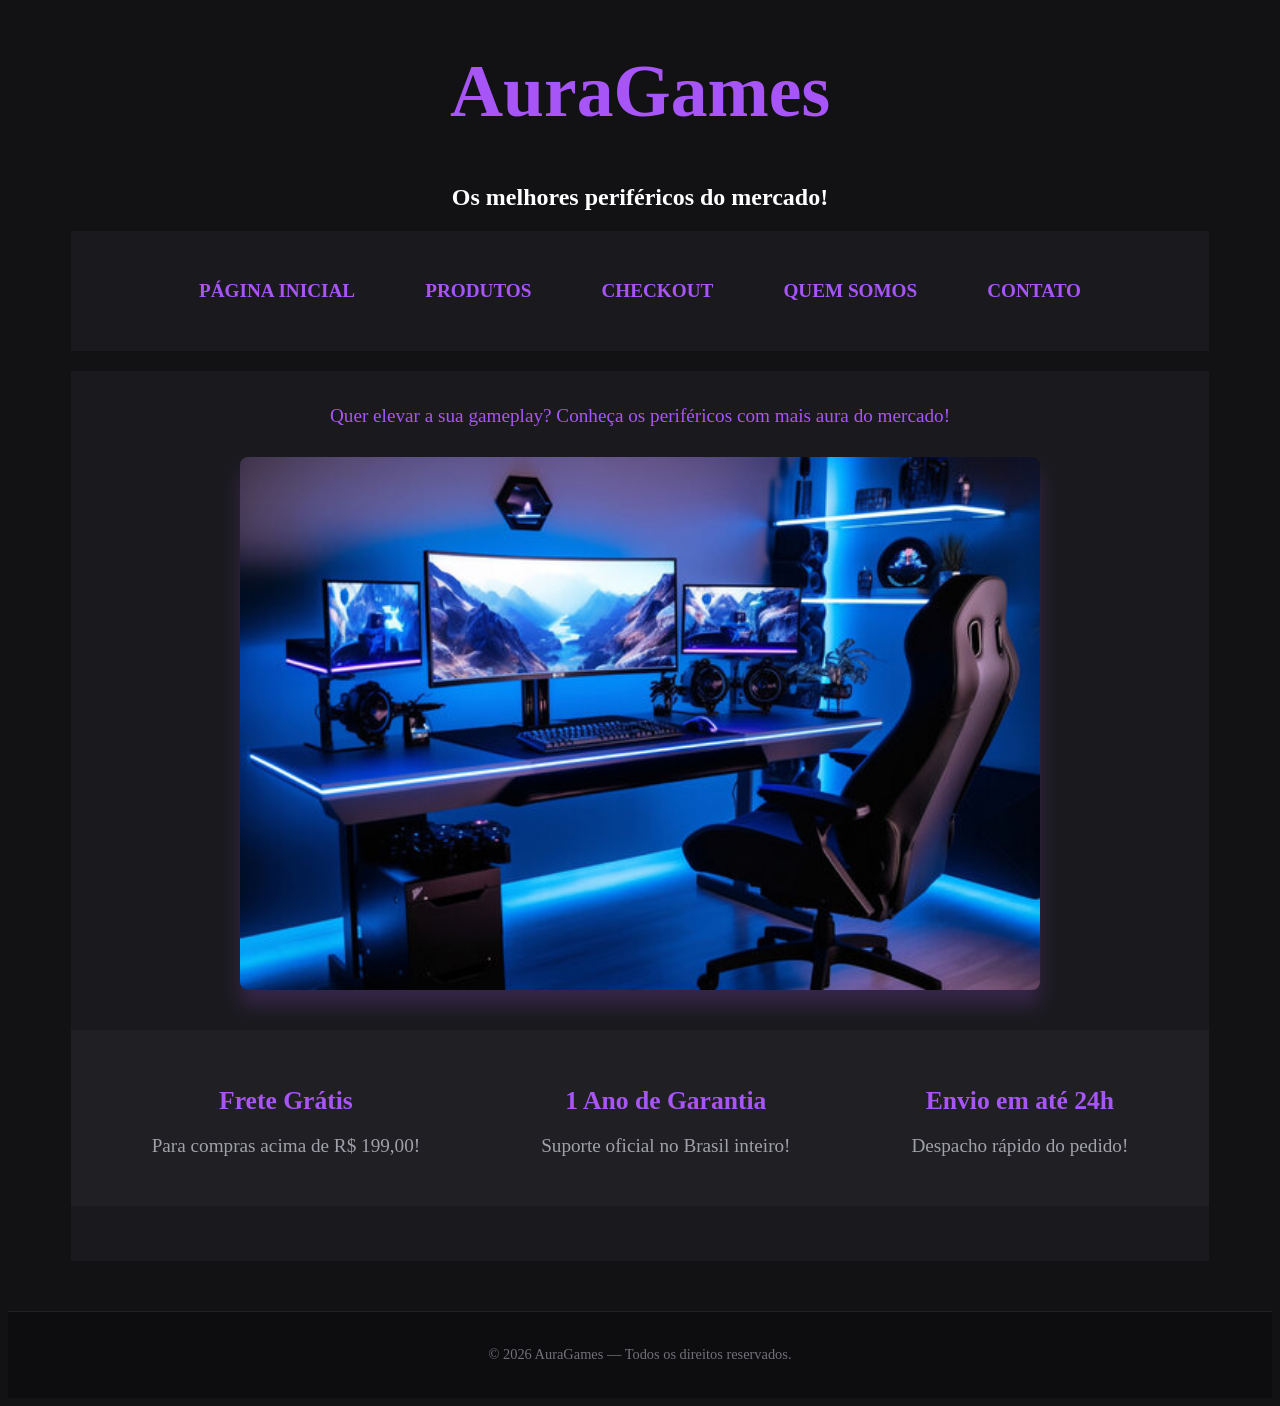
<file: AT2-Linkando-Páginas-em-HTML/index.html>
<!DOCTYPE html>
<html lang="en">
<head>
    <meta charset="UTF-8">
    <meta name="viewport" content="width=device-width, initial-scale=1.0">
    <link rel="stylesheet" href="css/style.css">
    <title>Home</title>
</head>
<body>
    <header>
        <h1>AuraGames</h1>
        <h2 class="subtitulo">Os melhores periféricos do mercado!</h2>
    </header>
    <nav>
        <ul>
            <li>
                <a href="index.html"><strong>PÁGINA INICIAL</strong></a>
            </li>
            <li>
                <a href="produtos.html"><strong>PRODUTOS</strong></a>
            </li>
            <li>
                <a href="checkout.html"><strong>CHECKOUT</strong></a>
            </li>
            <li>
                <a href="quem_somos.html"><strong>QUEM SOMOS</strong></a>
            </li>
            <li>
                <a href="contato.html"><strong>CONTATO</strong></a>
            </li>
        </ul>
    </nav>
    <main>
        <p>Quer elevar a sua gameplay? Conheça os periféricos com mais aura do mercado!</p>
        <img src="image/setup.jpg" alt="Banner dos periféricos AuraGames" class="foto-banner">
        

    <section class="beneficios">
    <div class="beneficio-item">
        <h3>Frete Grátis</h3>
        <p>Para compras acima de R$ 199,00!</p>
    </div>
    <div class="beneficio-item">
        <h3>1 Ano de Garantia</h3>
        <p>Suporte oficial no Brasil inteiro!</p>
    </div>
    <div class="beneficio-item">
        <h3>Envio em até 24h</h3>
        <p>Despacho rápido do pedido!</p>
    </div>
</section>
    </main>
    <footer>
    <p>&copy; 2026 AuraGames — Todos os direitos reservados.</p>
</footer>
</body>
</html>
</file>
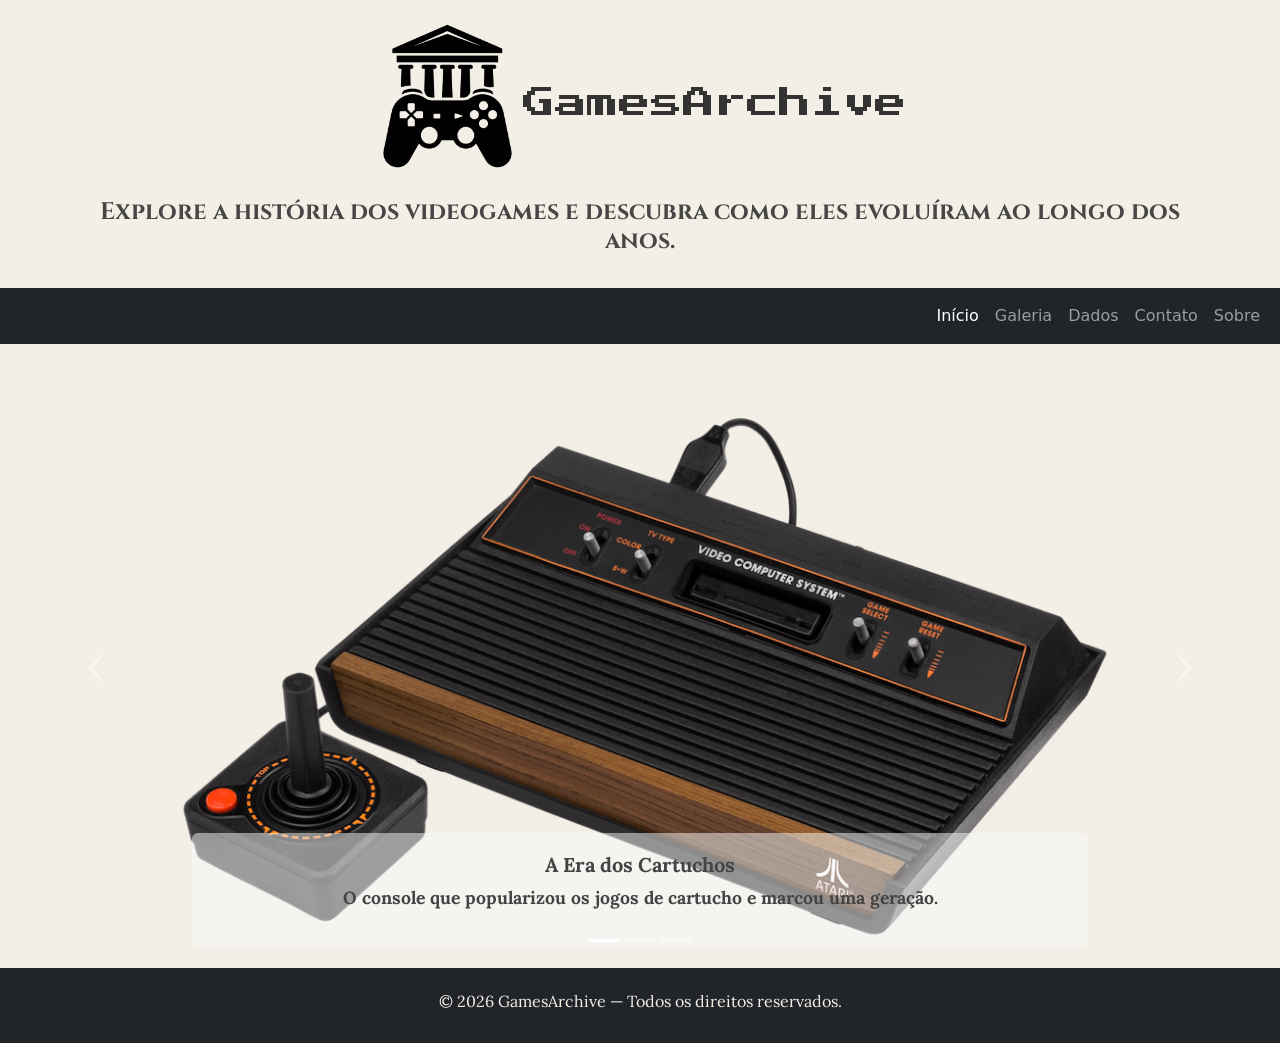
<file: AT4-Site-Multi-Páginas-Bootstrap/index.html>
<!DOCTYPE html>
<html lang="pt-BR">
    <head>
        <meta charset="UTF-8">
        <meta name="viewport" content="width=device-width, initial-scale=1.0">
        <title>GamesArchive - Início</title>

        <link href="https://cdn.jsdelivr.net/npm/bootstrap@5.3.3/dist/css/bootstrap.min.css" rel="stylesheet" integrity="sha384-QWTKZyjpPEjISv5WaRU9OFeRpok6YctnYmDr5pNlyT2bRjXh0JMhjY6hW+ALEwIH" crossorigin="anonymous">
        
        <link rel="preconnect" href="https://fonts.googleapis.com">
        <link rel="preconnect" href="https://fonts.gstatic.com" crossorigin>
        <link href="https://fonts.googleapis.com/css2?family=Cinzel:wght@400..900&family=Lora:ital,wght@0,400..700;1,400..700&family=Press+Start+2P&display=swap" rel="stylesheet">

        <link rel="stylesheet" href="css/style.css">
    </head>
    <body class="d-flex flex-column min-vh-100">
        <header class="container text-center my-4"> 
            <h1><img src="image/logogames.png" alt="Logo do GamesArchive" class="img-fluid mb-3">GamesArchive</h1>
            <h3>Explore a história dos videogames e descubra como eles evoluíram ao longo dos anos.</h3>
        </header>
        
        <main class="flex-grow-1">
            <nav class="navbar navbar-expand-lg navbar-dark bg-dark">
                <div class="container-fluid">
                    <button class="navbar-toggler" type="button" data-bs-toggle="collapse" data-bs-target="#navbarNav" aria-controls="navbarNav" aria-expanded="false" aria-label="Alternar navegação">
                        <span class="navbar-toggler-icon"></span>
                    </button>

                    <div class="collapse navbar-collapse" id="navbarNav">
                        <ul class="navbar-nav ms-auto">
                            <li class="nav-item"><a class="nav-link active" href="index.html">Início</a></li>
                            <li class="nav-item"><a class="nav-link" href="galeria.html">Galeria</a></li>
                            <li class="nav-item"><a class="nav-link" href="dados.html">Dados</a></li>
                            <li class="nav-item"><a class="nav-link" href="contato.html">Contato</a></li>
                            <li class="nav-item"><a class="nav-link" href="sobre.html">Sobre</a></li>
                        </ul>
                    </div>
                </div>
            </nav>

            <div id="carouselConsoles" class="carousel slide mt-4">
                <div class="carousel-indicators">
                    <button type="button" data-bs-target="#carouselConsoles" data-bs-slide-to="0" class="active" aria-current="true" aria-label="Slide 1"></button>
                    <button type="button" data-bs-target="#carouselConsoles" data-bs-slide-to="1" aria-label="Slide 2"></button>
                    <button type="button" data-bs-target="#carouselConsoles" data-bs-slide-to="2" aria-label="Slide 3"></button>
                </div>
                    <div class="carousel-inner">

                        <!-- FOTO 1 -->
                        <div class="carousel-item active">
                            <img src="image/atari-branco.png" class="d-block w-100" alt="Atari 2600">
                            <div class="carousel-caption d-none d-md-block text-dark bg-light bg-opacity-50 rounded">
                                <h5>A Era dos Cartuchos</h5>
                                <p> <strong>O console que popularizou os jogos de cartucho e marcou uma geração.</strong></p>
                            </div>
                        </div>
                        <!-- FOTO 2 -->
                        <div class="carousel-item">
                            <img src="image/arcade-index.png" class="d-block w-100" alt="Arcade">
                            <div class="carousel-caption d-none d-md-block text-dark bg-light bg-opacity-50 rounded">
                                <h5>A Era dos Fliperamas</h5>
                                <p> <strong>As máquinas de salão que reuniam multidões e disputas por recordes.</strong></p>
                            </div>
                        </div> 
                        <!-- FOTO 3 -->
                        <div class="carousel-item">
                            <img src="image/ps5-index.png" class="d-block w-100" alt="PS5">
                            <div class="carousel-caption d-none d-md-block text-dark bg-light bg-opacity-50 rounded">
                                <h5>A Era Moderna</h5>
                                <p> <strong>O ápice dos consoles, a evolução dos gráficos e o realismo nos jogos.</strong></p>
                            </div>
                        </div>
                    </div>

                <button class="carousel-control-prev" type="button" data-bs-target="#carouselConsoles" data-bs-slide="prev">
                    <span class="carousel-control-prev-icon" aria-hidden="true"></span>
                    <span class="visually-hidden">Anterior</span>
                </button>
                <button class="carousel-control-next" type="button" data-bs-target="#carouselConsoles" data-bs-slide="next">
                    <span class="carousel-control-next-icon" aria-hidden="true"></span>
                    <span class="visually-hidden">Próximo</span>
                </button>
            </div>
        </main>
        
        <footer class="text-center py-4 bg-dark text-white">
            <h6>&copy; 2026 GamesArchive — Todos os direitos reservados.</h6>
        </footer>

        <script src="https://cdn.jsdelivr.net/npm/bootstrap@5.3.3/dist/js/bootstrap.bundle.min.js" integrity="sha384-YvpcrYf0tY3lHB60NNkmXc5s9fDVZLESaAA55NDzOxhy9GkcIdslK1eN7N6jIeHz" crossorigin="anonymous">
        </script>
    </body>
</html>
</file>
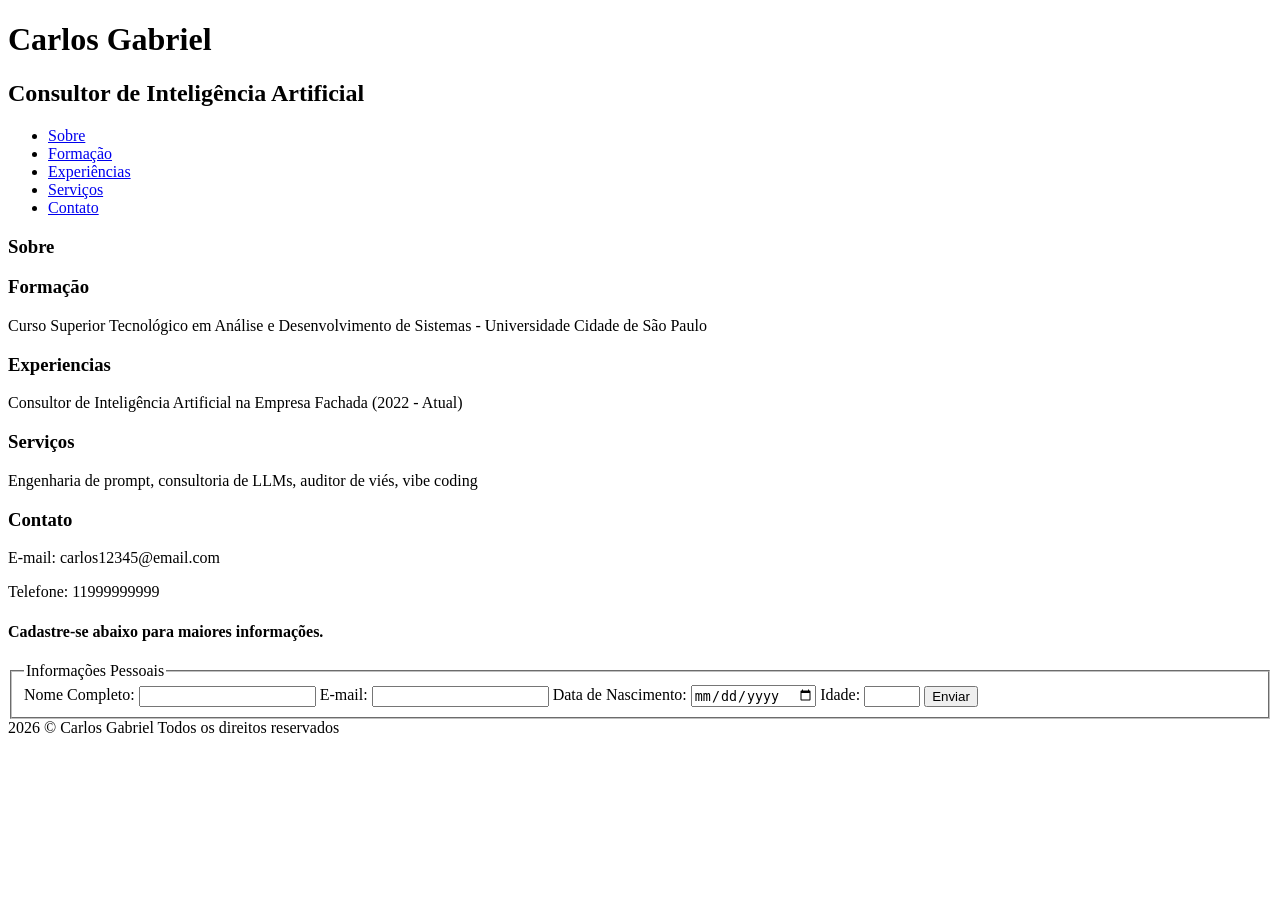
<file: AT1-Páginas-HTML/aulinha 1.html>
<!DOCTYPE html>
<html lang="en">
<head>
    <meta charset="utf-8">
    <meta name="viewport" content="width=device-width, initial-scale=1.0">
    <title>Portfólio Carlos</title>
</head>
<body>
    <header>
        <h1>Carlos Gabriel</h1>
        <h2>Consultor de Inteligência Artificial</h2>
    </header>
    <nav>
        <ul>
            <li>
                <a href="#">Sobre</a>
            </li>
            <li> <a href="#">Formação </a> </li>
            <li> <a href="#">Experiências</a></li>
            <li><a href="#">Serviços</a></li>
            <li><a href="#">Contato</a></li>    
        </ul>
    <nav>
    <section>
        <article>
            <h3>Sobre</h3>
        </article>
        <article>
            <h3>Formação</h3>
            <p>Curso Superior Tecnológico em Análise e Desenvolvimento de Sistemas - Universidade Cidade de São Paulo</p>
        </article>
        <article>
            <h3>Experiencias</h3>
            <p>Consultor de Inteligência Artificial na Empresa Fachada (2022 - Atual)</p>
        </article>
        <article>
            <h3>Serviços</h3>
            <P>Engenharia de prompt, consultoria de LLMs, auditor de viés, vibe coding</P>
        </article>
        <article>
            <h3>Contato</h3>
            <p>E-mail: carlos12345@email.com</p>
            <p>Telefone: 11999999999</p>
        </article>
        <h4>Cadastre-se abaixo para maiores informações.</h4>
        <form>
            <fieldset>
                <legend>Informações Pessoais</legend>
                
                <label for="nome">Nome Completo:</label>
                <input type="text" id="nome" name="nome" required>
                
                <label for="email">E-mail:</label>
                <input type="email" id="email" name="email" required>
                
                <label for="nascimento">Data de Nascimento:</label>
                <input type="date" id="nascimento" name="nascimento">
                
                <label for="idade">Idade:</label>
                <input type="number" id="idade" name="idade" 
                       min="18" max="120">
            <button type="submit">Enviar</button>
        </form>
    </section>
    <footer>
        2026 © Carlos Gabriel Todos os direitos reservados
    </footer>
</body>
</html>
</file>
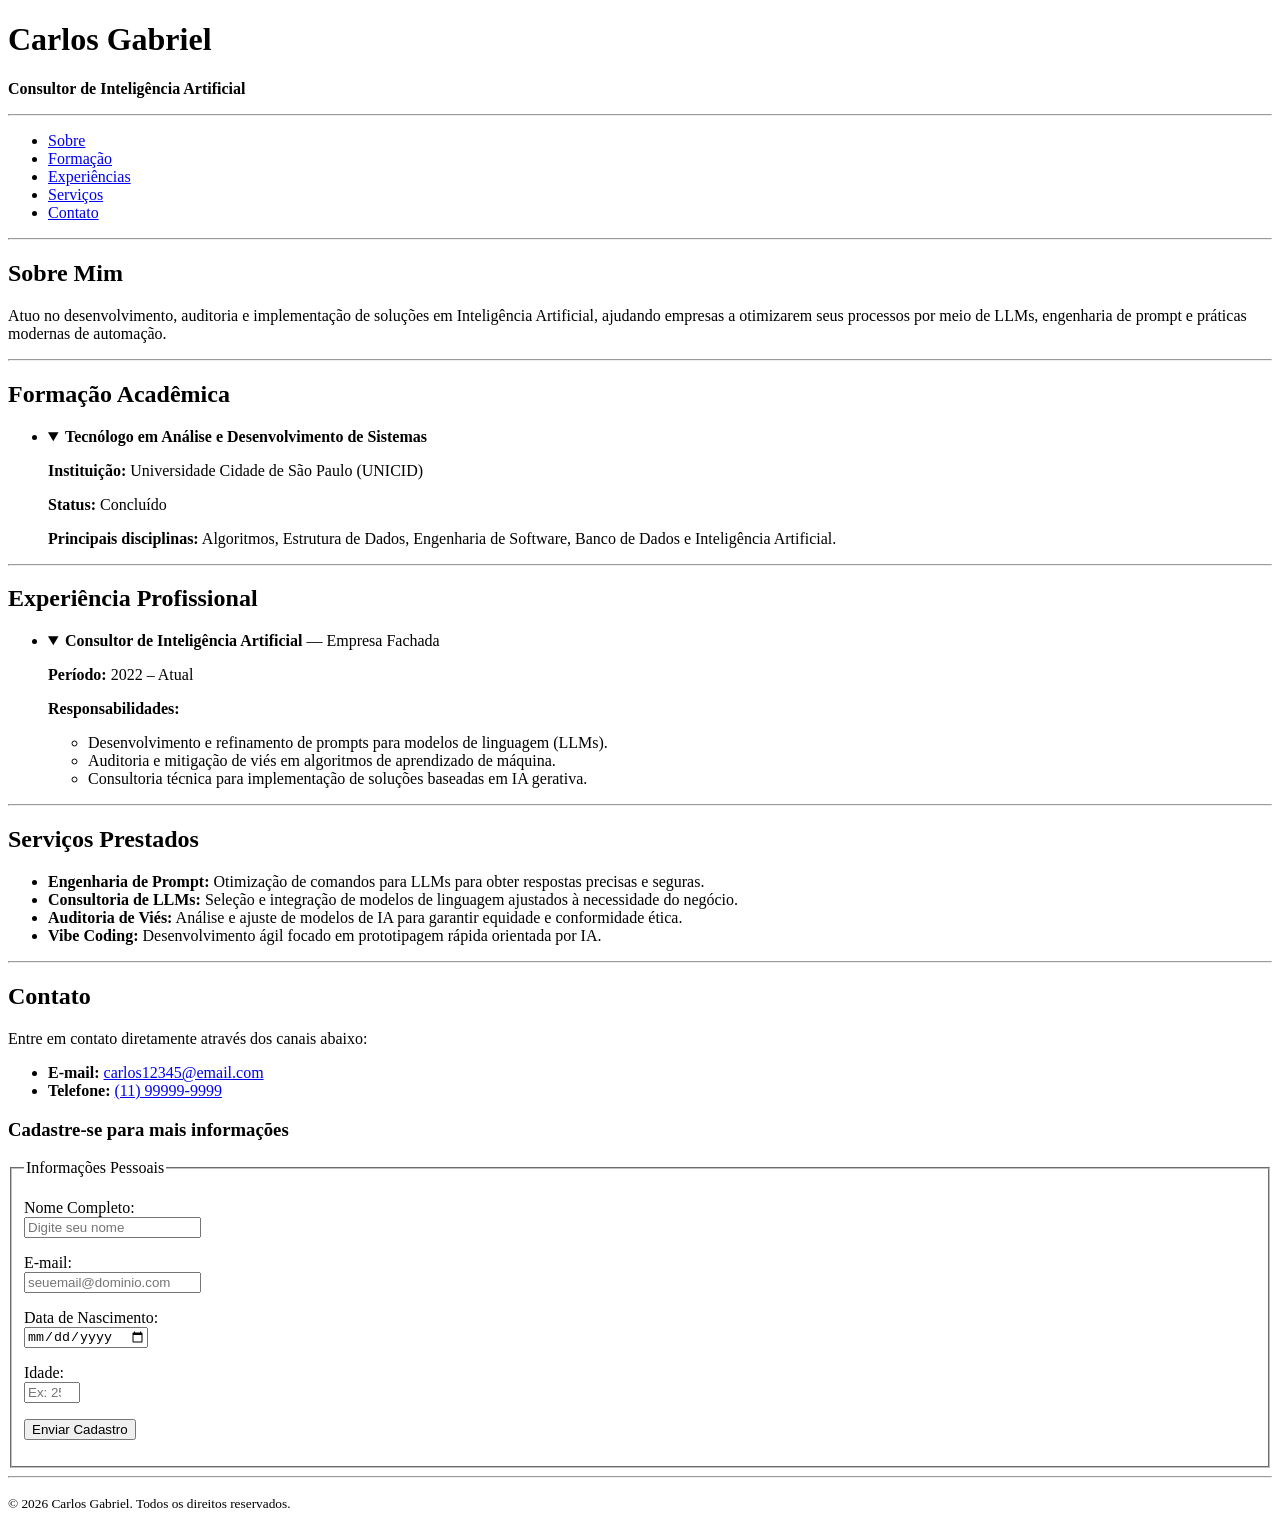
<file: AT1-Páginas-HTML/index_ia.html>
<!DOCTYPE html>
<html lang="pt-BR">
<head>
    <meta charset="UTF-8">
    <meta name="viewport" content="width=device-width, initial-scale=1.0">
    <meta name="description" content="Portfólio profissional de Carlos Gabriel, Consultor de Inteligência Artificial.">
    <title>Portfólio | Carlos Gabriel</title>
</head>
<body>

    <!-- Cabeçalho Principal -->
    <header>
        <h1>Carlos Gabriel</h1>
        <p><strong>Consultor de Inteligência Artificial</strong></p>
    </header>

    <hr>

    <!-- Navegação do Site -->
    <nav>
        <ul>
            <li><a href="#sobre">Sobre</a></li>
            <li><a href="#formacao">Formação</a></li>
            <li><a href="#experiencia">Experiências</a></li>
            <li><a href="#servicos">Serviços</a></li>
            <li><a href="#contato">Contato</a></li>
        </ul>
    </nav>

    <hr>

    <main>
        <!-- Seção Sobre -->
        <section id="sobre">
            <h2>Sobre Mim</h2>
            <p>Atuo no desenvolvimento, auditoria e implementação de soluções em Inteligência Artificial, ajudando empresas a otimizarem seus processos por meio de LLMs, engenharia de prompt e práticas modernas de automação.</p>
        </section>

        <hr>

        <!-- Seção Formação (Utilizando elementos iterativos nativos) -->
        <section id="formacao">
            <h2>Formação Acadêmica</h2>
            <ul>
                <li>
                    <details open>
                        <summary><strong>Tecnólogo em Análise e Desenvolvimento de Sistemas</strong></summary>
                        <p><strong>Instituição:</strong> Universidade Cidade de São Paulo (UNICID)</p>
                        <p><strong>Status:</strong> Concluído</p>
                        <p><strong>Principais disciplinas:</strong> Algoritmos, Estrutura de Dados, Engenharia de Software, Banco de Dados e Inteligência Artificial.</p>
                    </details>
                </li>
            </ul>
        </section>

        <hr>

        <!-- Seção Experiência (Utilizando elementos iterativos nativos) -->
        <section id="experiencia">
            <h2>Experiência Profissional</h2>
            <ul>
                <li>
                    <details open>
                        <summary><strong>Consultor de Inteligência Artificial</strong> — Empresa Fachada</summary>
                        <p><strong>Período:</strong> <time datetime="2022">2022</time> – Atual</p>
                        <p><strong>Responsabilidades:</strong></p>
                        <ul>
                            <li>Desenvolvimento e refinamento de prompts para modelos de linguagem (LLMs).</li>
                            <li>Auditoria e mitigação de viés em algoritmos de aprendizado de máquina.</li>
                            <li>Consultoria técnica para implementação de soluções baseadas em IA gerativa.</li>
                        </ul>
                    </details>
                </li>
            </ul>
        </section>

        <hr>

        <!-- Seção Serviços -->
        <section id="servicos">
            <h2>Serviços Prestados</h2>
            <ul>
                <li><strong>Engenharia de Prompt:</strong> Otimização de comandos para LLMs para obter respostas precisas e seguras.</li>
                <li><strong>Consultoria de LLMs:</strong> Seleção e integração de modelos de linguagem ajustados à necessidade do negócio.</li>
                <li><strong>Auditoria de Viés:</strong> Análise e ajuste de modelos de IA para garantir equidade e conformidade ética.</li>
                <li><strong>Vibe Coding:</strong> Desenvolvimento ágil focado em prototipagem rápida orientada por IA.</li>
            </ul>
        </section>

        <hr>

        <!-- Seção Contato e Formulário -->
        <section id="contato">
            <h2>Contato</h2>
            <p>Entre em contato diretamente através dos canais abaixo:</p>
            <ul>
                <li><strong>E-mail:</strong> <a href="mailto:carlos12345@email.com">carlos12345@email.com</a></li>
                <li><strong>Telefone:</strong> <a href="tel:+5511999999999">(11) 99999-9999</a></li>
            </ul>

            <h3>Cadastre-se para mais informações</h3>
            <form action="#" method="post">
                <fieldset>
                    <legend>Informações Pessoais</legend>
                    <p>
                        <label for="nome">Nome Completo:</label><br>
                        <input type="text" id="nome" name="nome" placeholder="Digite seu nome" required>
                    </p>
                    <p>
                        <label for="email">E-mail:</label><br>
                        <input type="email" id="email" name="email" placeholder="seuemail@dominio.com" required>
                    </p>
                    <p>
                        <label for="nascimento">Data de Nascimento:</label><br>
                        <input type="date" id="nascimento" name="nascimento">
                    </p>
                    <p>
                        <label for="idade">Idade:</label><br>
                        <input type="number" id="idade" name="idade" min="18" max="120" placeholder="Ex: 25">
                    </p>
                    <p>
                        <button type="submit">Enviar Cadastro</button>
                    </p>
                </fieldset>
            </form>
        </section>
    </main>

    <hr>

    <!-- Rodapé -->
    <footer>
        <p><small>&copy; 2026 Carlos Gabriel. Todos os direitos reservados.</small></p>
    </footer>

</body>
</html>
</file>
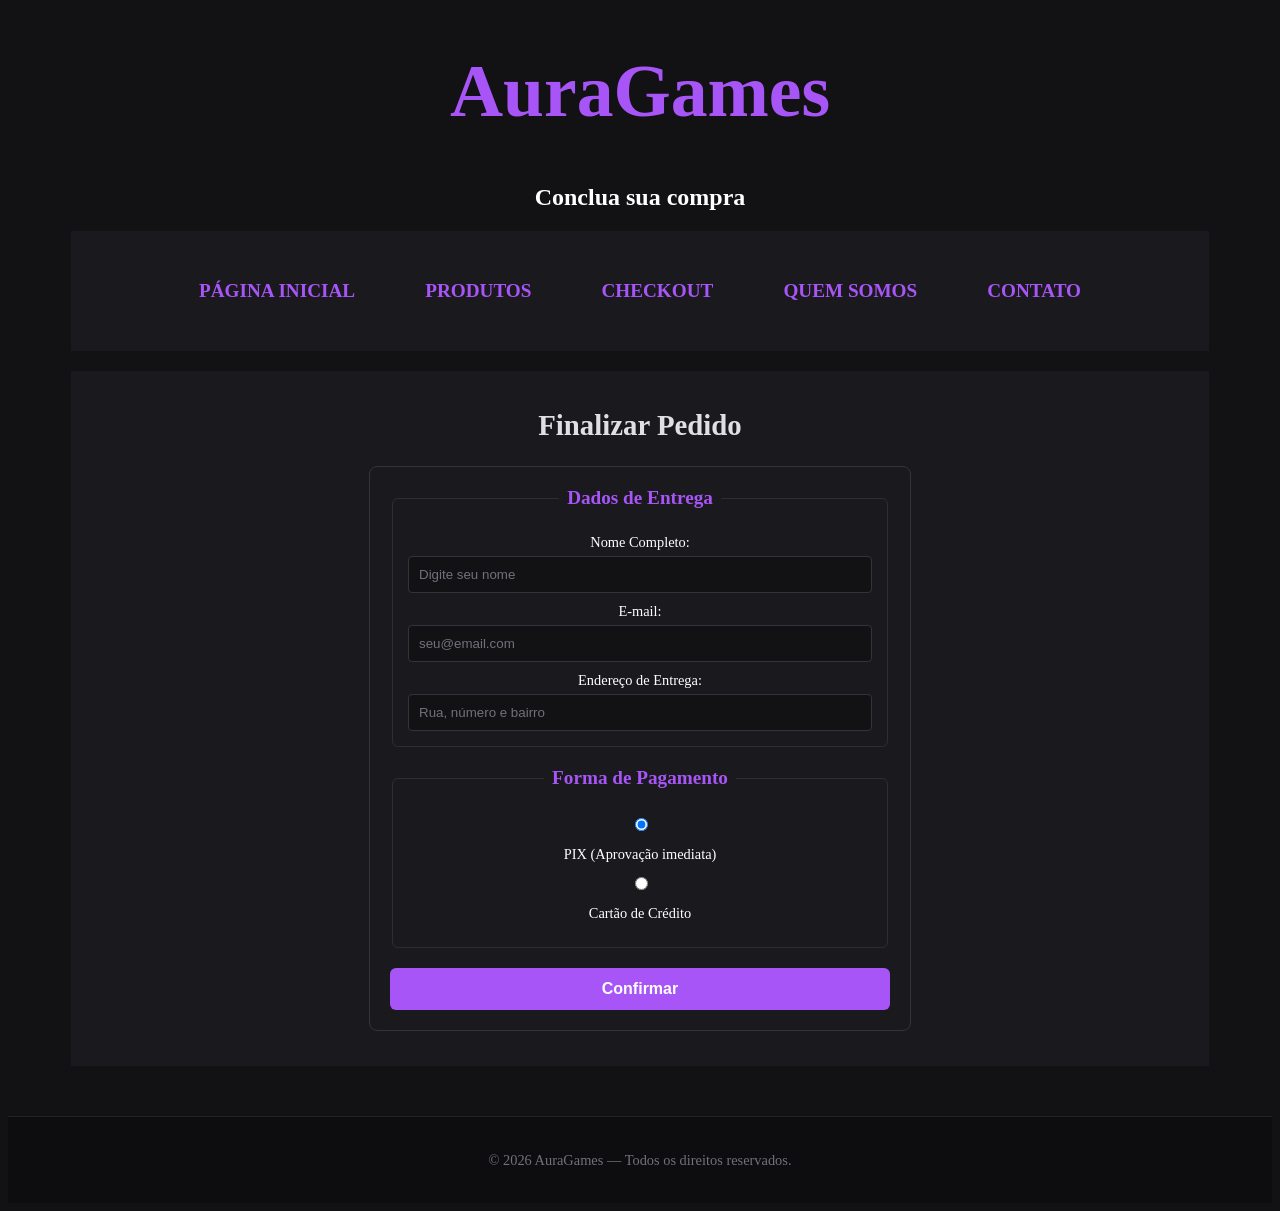
<file: AT2-Linkando-Páginas-em-HTML/checkout.html>
<!DOCTYPE html>
<html lang="en">
<head>
    <meta charset="UTF-8">
    <meta name="viewport" content="width=device-width, initial-scale=1.0">
    <link rel="stylesheet" href="css/style.css">
    <title>CHECKOUT</title>
</head>
<body>
    <header>
        <h1>AuraGames</h1>
        <h2 class="subtitulo">Conclua sua compra</h2>
    </header>
    <nav>
        <ul>
            <li>
                <a href="index.html"><strong>PÁGINA INICIAL</strong></a>
            </li>
            <li>
                <a href="produtos.html"><strong>PRODUTOS</strong></a>
            </li>
            <li>
                <a href="checkout.html"><strong>CHECKOUT</strong></a>
            </li>
            <li>
                <a href="quem_somos.html"><strong>QUEM SOMOS</strong></a>
            </li>
            <li>
                <a href="contato.html"><strong>CONTATO</strong></a>
            </li>
        </ul>
    </nav>
    <main>
    <h2 class="finalizar">Finalizar Pedido</h2>

    <form class="checkout-form">
        <fieldset>
            <legend>Dados de Entrega</legend>
            
            <label for="nome">Nome Completo:</label>
            <input type="text" id="nome" name="nome" placeholder="Digite seu nome" required>

            <label for="email">E-mail:</label>
            <input type="email" id="email" name="email" placeholder="seu@email.com" required>

            <label for="endereco">Endereço de Entrega:</label>
            <input type="text" id="endereco" name="endereco" placeholder="Rua, número e bairro" required>
        </fieldset>

        <fieldset>
            <legend>Forma de Pagamento</legend>
            
            <div class="pagamento-opcao">
                <input type="radio" id="pix" name="pagamento" value="pix" checked>
                <label for="pix">PIX (Aprovação imediata)</label>
            </div>

            <div class="pagamento-opcao">
                <input type="radio" id="cartao" name="pagamento" value="cartao">
                <label for="cartao">Cartão de Crédito</label>
            </div>
        </fieldset>

        <button type="submit" class="btn-finalizar">Confirmar</button>
    </form>
</main>
    <footer>
         <p>&copy; 2026 AuraGames — Todos os direitos reservados.</p>
    </footer>

</body>
</html>
</file>
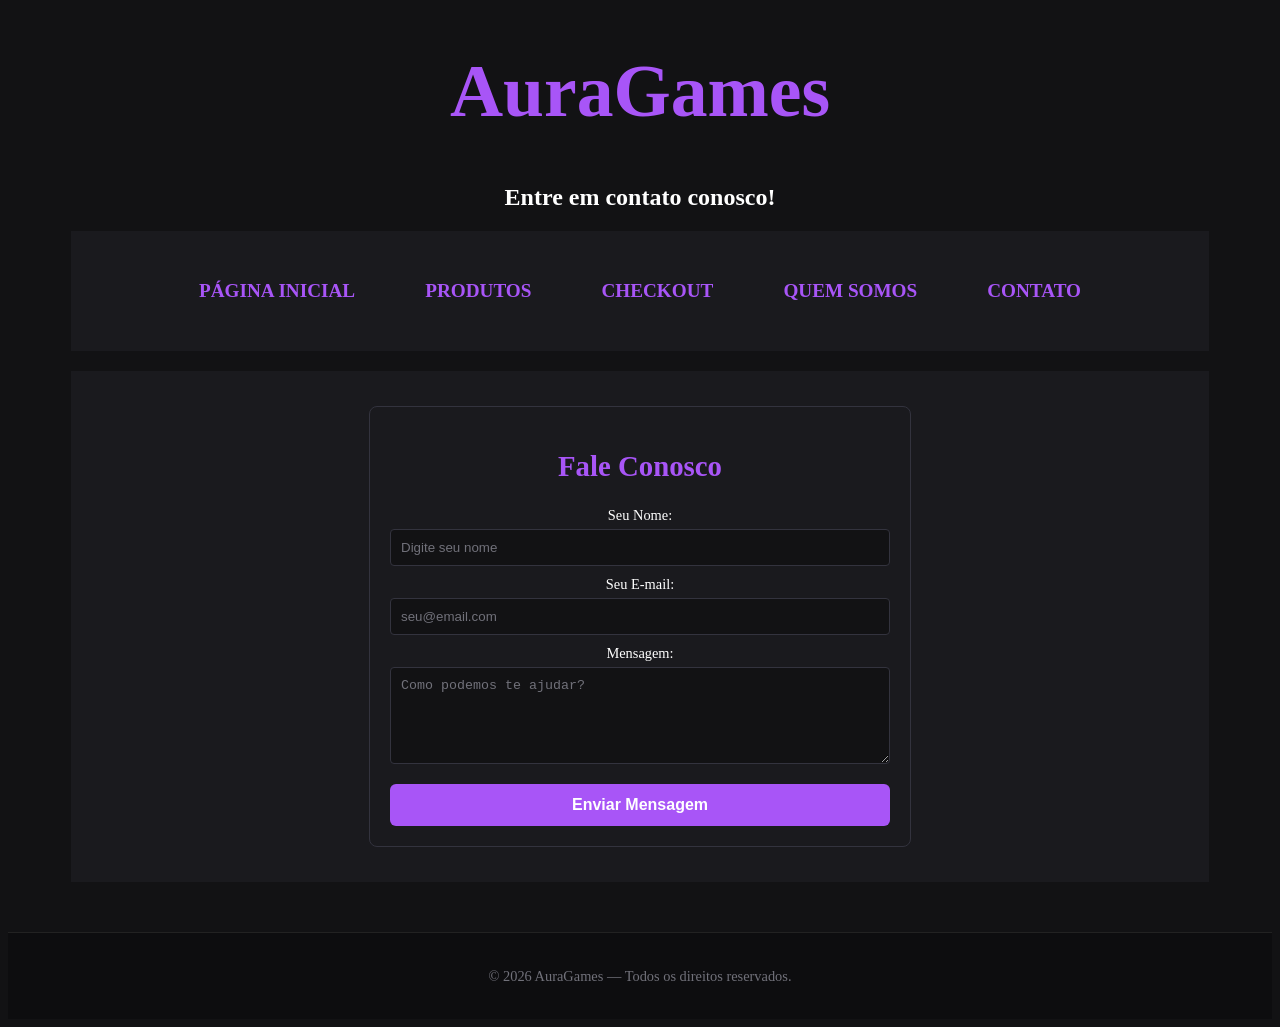
<file: AT2-Linkando-Páginas-em-HTML/contato.html>
<!DOCTYPE html>
<html lang="en">
<head>
    <meta charset="UTF-8">
    <meta name="viewport" content="width=device-width, initial-scale=1.0">
    <link rel="stylesheet" href="css/style.css">
    <title>Contato</title>
</head>
<body>
    <header>
        <h1>AuraGames</h1>
        <h2 class="subtitulo">Entre em contato conosco!</h2>
    </header>
    <nav>
        <ul>
            <li>
                <a href="index.html"><strong>PÁGINA INICIAL</strong></a>
            </li>
            <li>
                <a href="produtos.html"><strong>PRODUTOS</strong></a>
            </li>
            <li>
                <a href="checkout.html"><strong>CHECKOUT</strong></a>
            </li>
            <li>
                <a href="quem_somos.html"><strong>QUEM SOMOS</strong></a>
            </li>
            <li>
                <a href="contato.html"><strong>CONTATO</strong></a>
            </li>
        </ul>
    </nav>
    <main>
    <form class="checkout-form">
        <h2>Fale Conosco</h2>
        
        <label for="nome-contato">Seu Nome:</label>
        <input type="text" id="nome-contato" placeholder="Digite seu nome" required>

        <label for="email-contato">Seu E-mail:</label>
        <input type="email" id="email-contato" placeholder="seu@email.com" required>

        <label for="mensagem">Mensagem:</label>
        <textarea id="mensagem" rows="5" placeholder="Como podemos te ajudar?" required></textarea>

        <button type="submit" class="btn-finalizar" style="margin-top: 15px;">Enviar Mensagem</button>
    </form>
</main>
    <footer>
         <p>&copy; 2026 AuraGames — Todos os direitos reservados.</p>
    </footer>

</body>
</html>
</file>
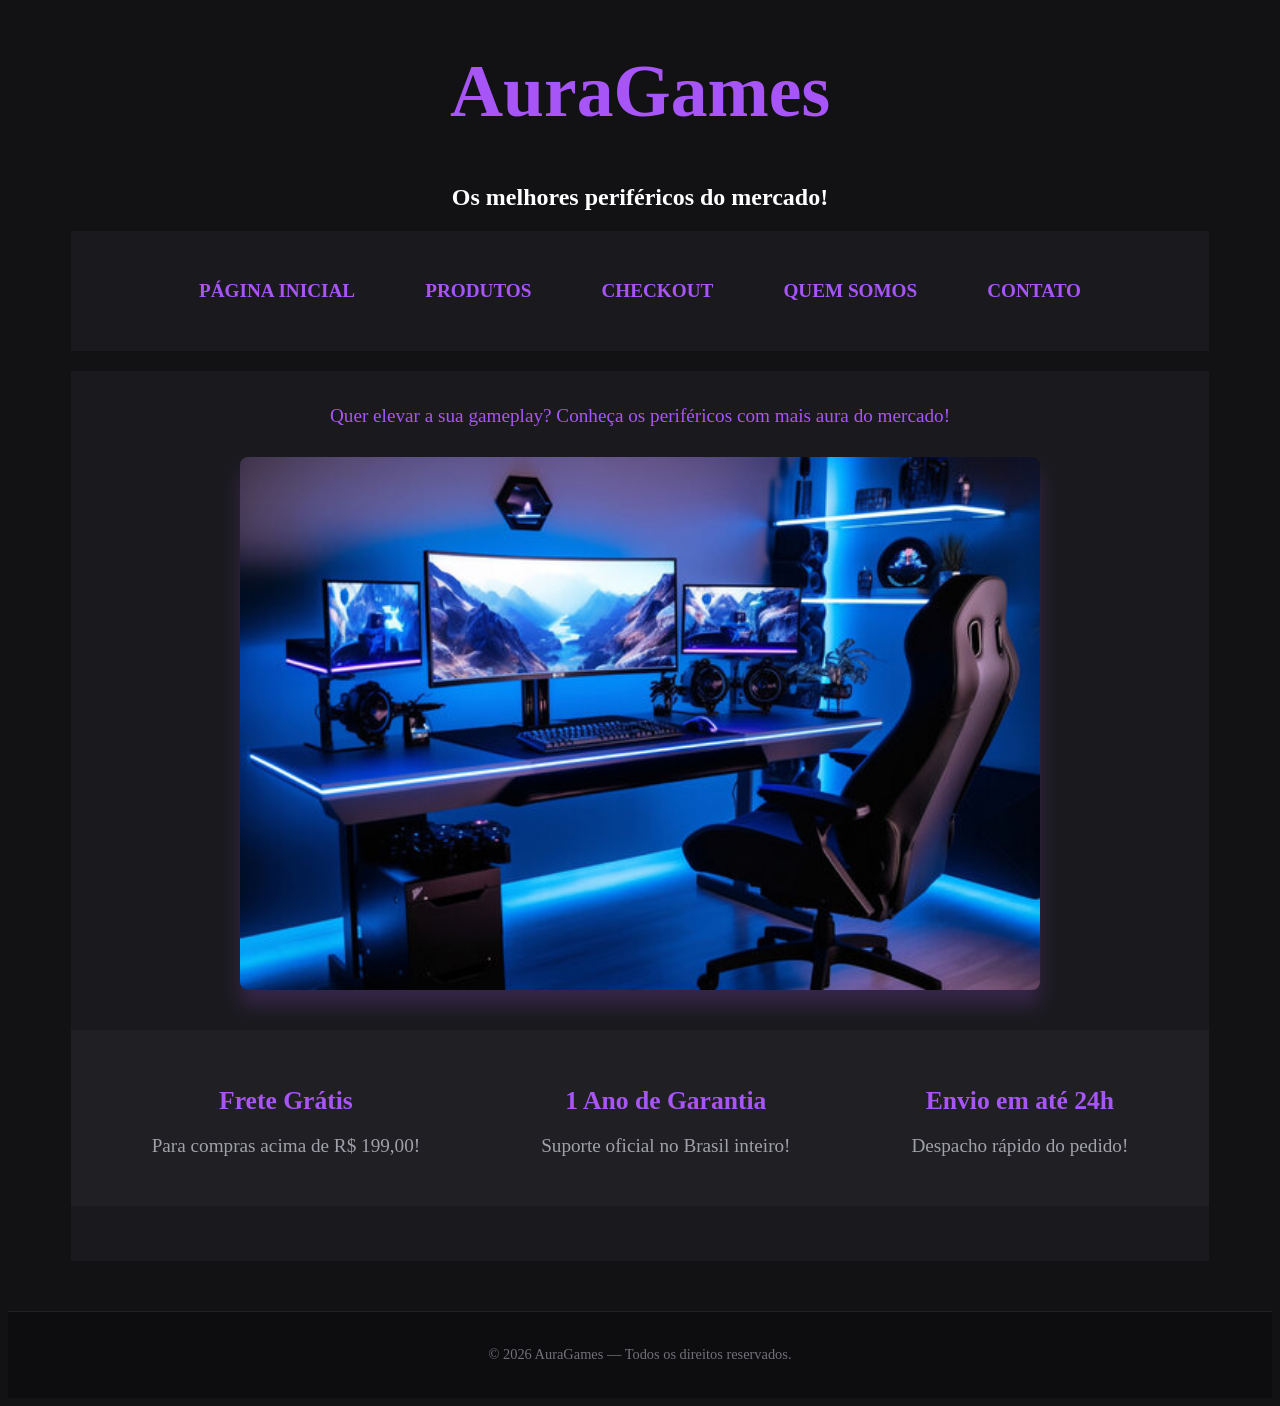
<file: AT2-Linkando-Páginas-em-HTML/home.html>
<!DOCTYPE html>
<html lang="en">
<head>
    <meta charset="UTF-8">
    <meta name="viewport" content="width=device-width, initial-scale=1.0">
    <link rel="stylesheet" href="css/style.css">
    <title>Home</title>
</head>
<body>
    <header>
        <h1>AuraGames</h1>
        <h2 class="subtitulo">Os melhores periféricos do mercado!</h2>
    </header>
    <nav>
        <ul>
            <li>
                <a href="home.html"><strong>PÁGINA INICIAL</strong></a>
            </li>
            <li>
                <a href="produtos.html"><strong>PRODUTOS</strong></a>
            </li>
            <li>
                <a href="checkout.html"><strong>CHECKOUT</strong></a>
            </li>
            <li>
                <a href="quem_somos.html"><strong>QUEM SOMOS</strong></a>
            </li>
            <li>
                <a href="contato.html"><strong>CONTATO</strong></a>
            </li>
        </ul>
    </nav>
    <main>
        <p>Quer elevar a sua gameplay? Conheça os periféricos com mais aura do mercado!</p>
        <img src="image/setup.jpg" alt="Banner dos periféricos AuraGames" class="foto-banner">
        

    <section class="beneficios">
    <div class="beneficio-item">
        <h3>Frete Grátis</h3>
        <p>Para compras acima de R$ 199,00!</p>
    </div>
    <div class="beneficio-item">
        <h3>1 Ano de Garantia</h3>
        <p>Suporte oficial no Brasil inteiro!</p>
    </div>
    <div class="beneficio-item">
        <h3>Envio em até 24h</h3>
        <p>Despacho rápido do pedido!</p>
    </div>
</section>
    </main>
    <footer>
    <p>&copy; 2026 AuraGames — Todos os direitos reservados.</p>
</footer>
</body>
</html>
</file>
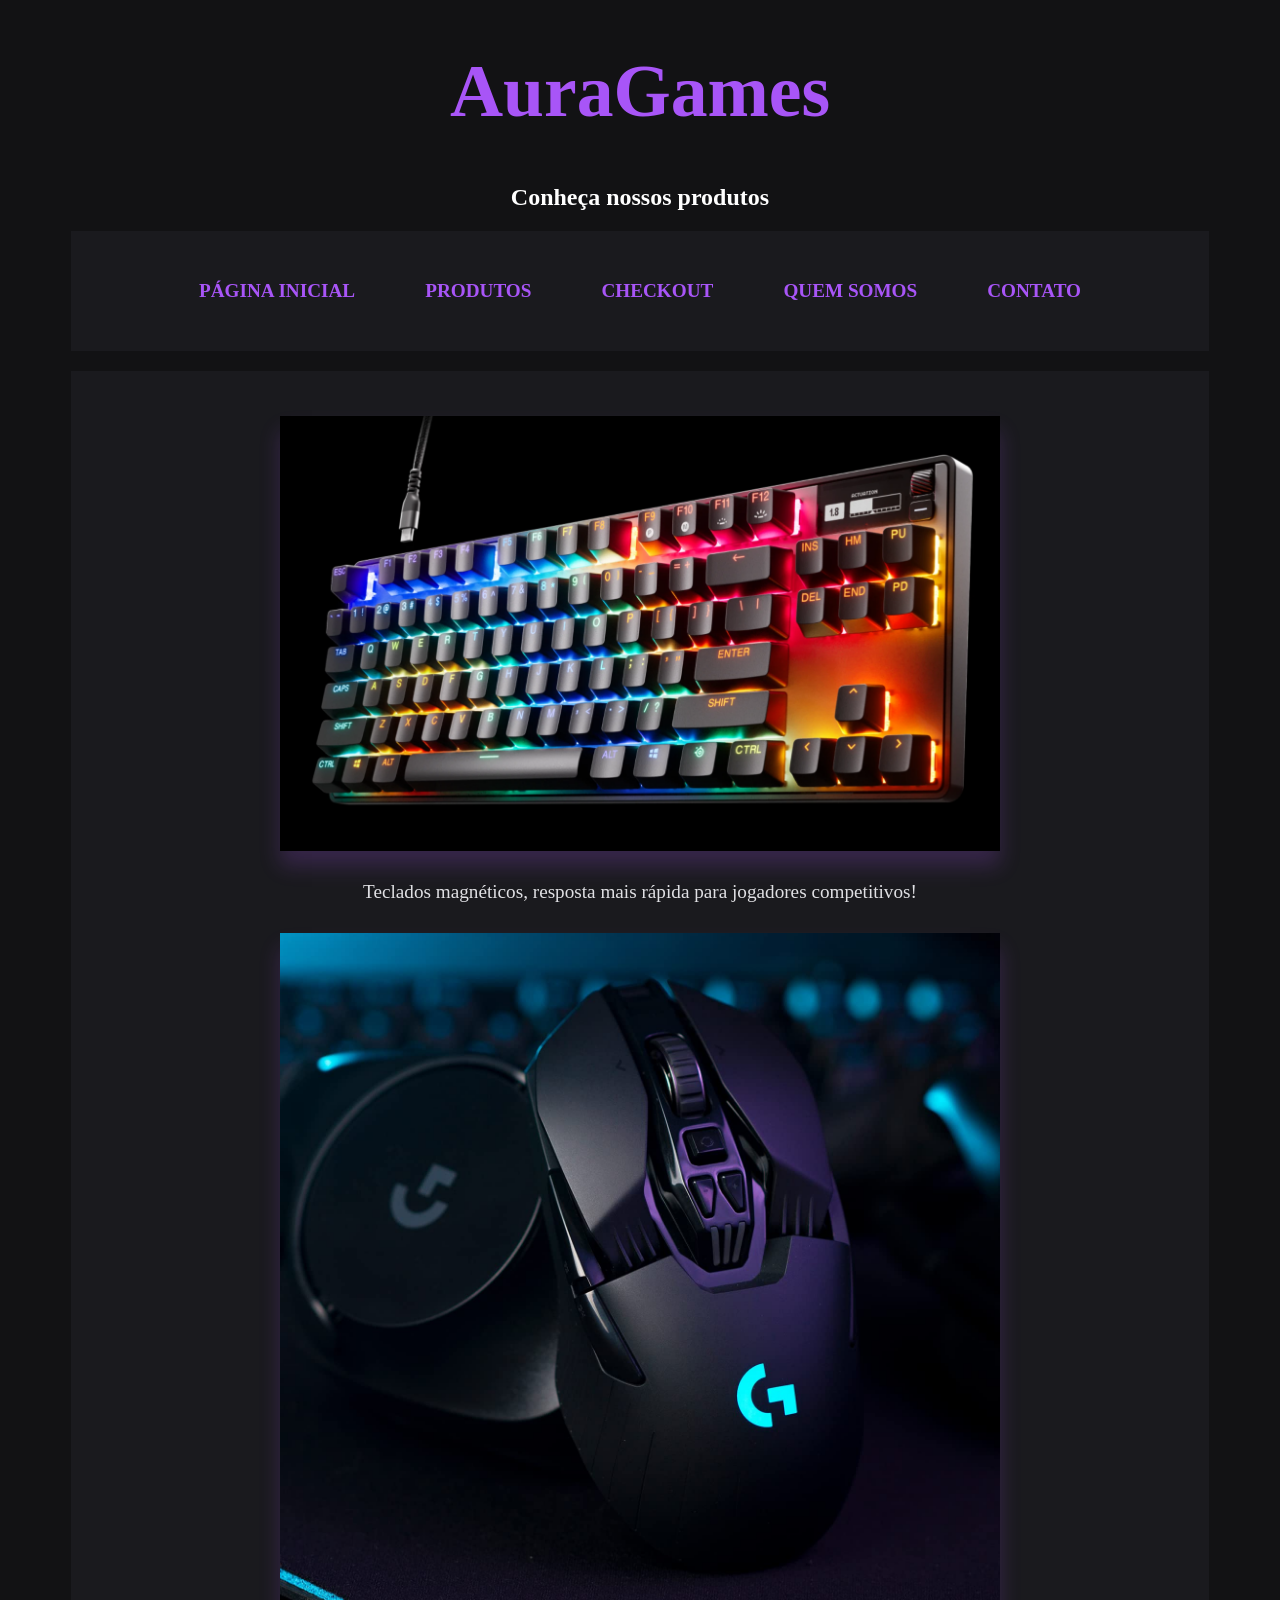
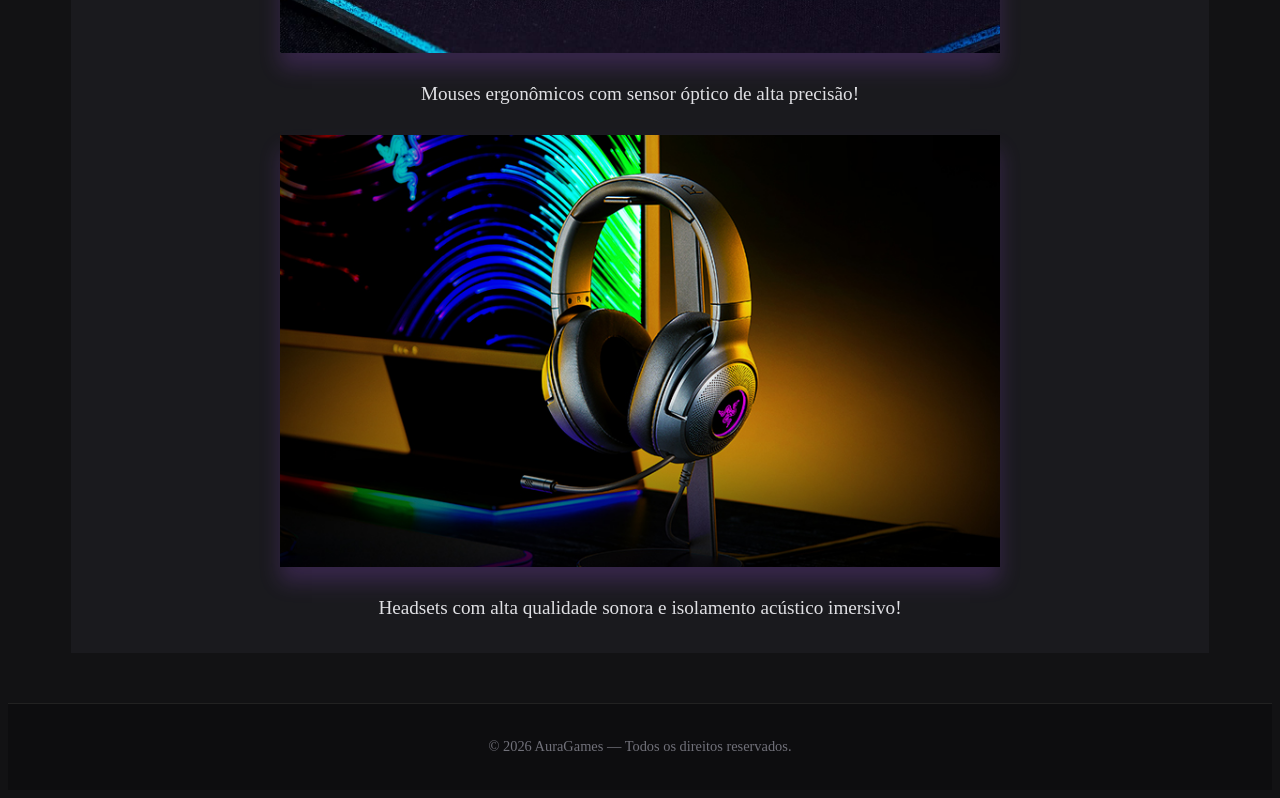
<file: AT2-Linkando-Páginas-em-HTML/produtos.html>
<!DOCTYPE html>
<html lang="en">
<head>
    <meta charset="UTF-8">
    <meta name="viewport" content="width=device-width, initial-scale=1.0">
    <link rel="stylesheet" href="css/style.css">
    <title>Produtos</title>
</head>
<body>
    <header>
        <h1>AuraGames</h1>
        <h2 class="subtitulo">Conheça nossos produtos</h2>
    </header>
    <nav>
        <ul>
            <li>
                <a href="index.html"><strong>PÁGINA INICIAL</strong></a>
            </li>
            <li>
                <a href="produtos.html"><strong>PRODUTOS</strong></a>
            </li>
            <li>
                <a href="checkout.html"><strong>CHECKOUT</strong></a>
            </li>
            <li>
                <a href="quem_somos.html"><strong>QUEM SOMOS</strong></a>
            </li>
            <li>
                <a href="contato.html"><strong>CONTATO</strong></a>
            </li>
        </ul>
    </nav>
    <main>
        <img src="image/teclado.png" alt="Banner dos periféricos AuraGames" class="foto-menor">
        <p class="nome">Teclados magnéticos, resposta mais rápida para jogadores competitivos!</p>

        <img src="image/mouse.jpg" alt="Banner dos periféricos AuraGames" class="foto-menor">
        <p class="nome">Mouses ergonômicos com sensor óptico de alta precisão!</p>

        <img src="image/headset.jpg" alt="Banner dos periféricos AuraGames" class="foto-menor">
        <p class="nome">Headsets com alta qualidade sonora e isolamento acústico imersivo!</p>

    </main>
    <footer>
         <p>&copy; 2026 AuraGames — Todos os direitos reservados.</p>
    </footer>

</body>
</html>
</file>
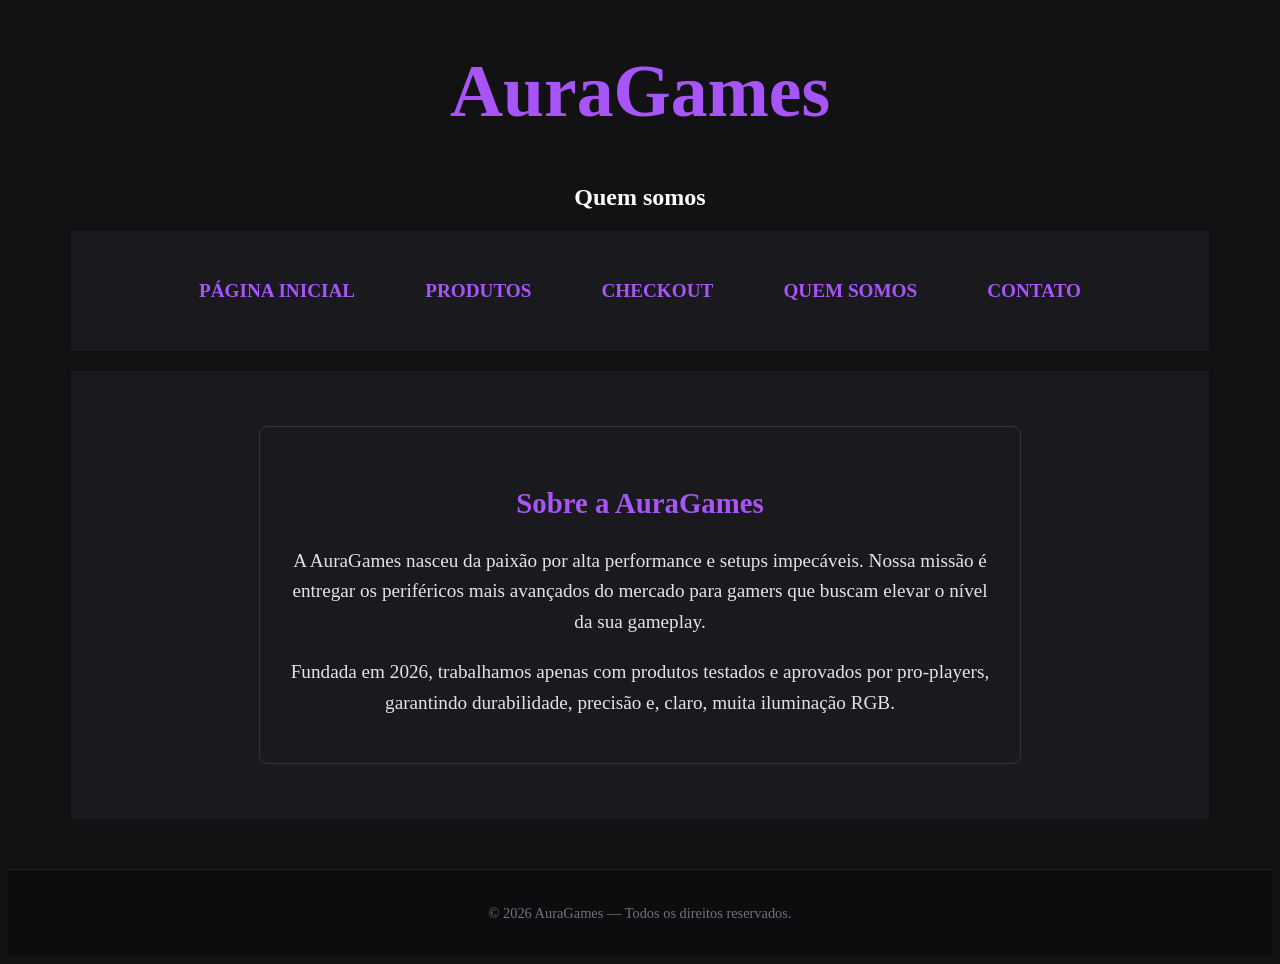
<file: AT2-Linkando-Páginas-em-HTML/quem_somos.html>
<!DOCTYPE html>
<html lang="en">
<head>
    <meta charset="UTF-8">
    <meta name="viewport" content="width=device-width, initial-scale=1.0">
    <link rel="stylesheet" href="css/style.css">
    <title>Quem Somos</title>
</head>
<body>
    <header>
        <h1>AuraGames</h1>
        <h2 class="subtitulo">Quem somos</h2>
    </header>
    <nav>
        <ul>
            <li>
                <a href="index.html"><strong>PÁGINA INICIAL</strong></a>
            </li>
            <li>
                <a href="produtos.html"><strong>PRODUTOS</strong></a>
            </li>
            <li>
                <a href="checkout.html"><strong>CHECKOUT</strong></a>
            </li>
            <li>
                <a href="quem_somos.html"><strong>QUEM SOMOS</strong></a>
            </li>
            <li>
                <a href="contato.html"><strong>CONTATO</strong></a>
            </li>
        </ul>
    </nav>
    <main>
    <div class="card-texto">
        <h2>Sobre a AuraGames</h2>
        <p>A AuraGames nasceu da paixão por alta performance e setups impecáveis. Nossa missão é entregar os periféricos mais avançados do mercado para gamers que buscam elevar o nível da sua gameplay.</p>
        <p>Fundada em 2026, trabalhamos apenas com produtos testados e aprovados por pro-players, garantindo durabilidade, precisão e, claro, muita iluminação RGB.</p>
    </div>
</main>
    <footer>
         <p>&copy; 2026 AuraGames — Todos os direitos reservados.</p>
    </footer>

</body>
</html>
</file>
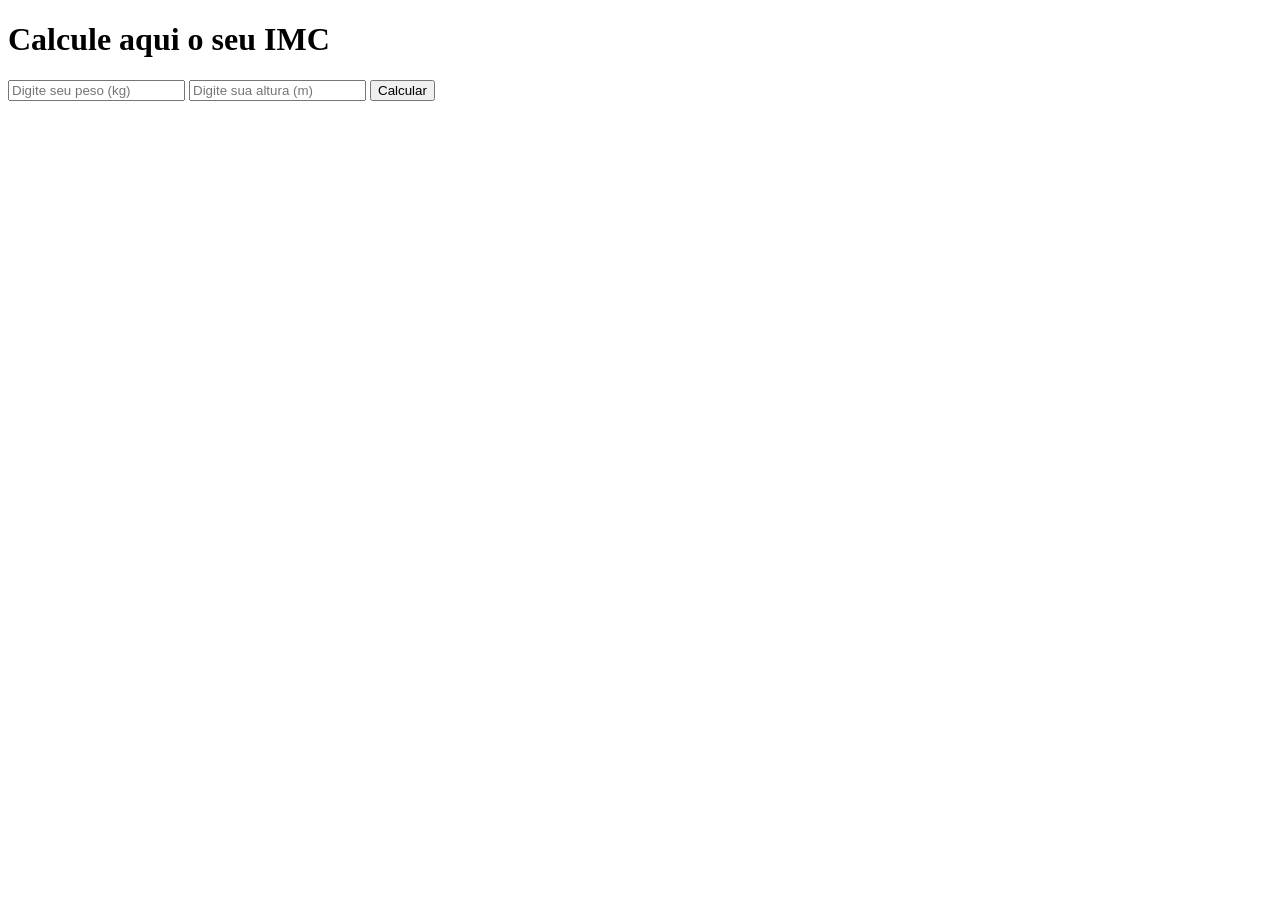
<file: AT3-Calculadora-IMC/calculadora.html>
<!DOCTYPE html>
<html lang="en">
    <head>
        <meta charset="UTF-8">
        <meta name="viewport" content="width=device-width, initial-scale=1.0">
        <title>Calculadora</title>
    </head>
    <body>
        <h1>Calcule aqui o seu IMC</h1>
        <input type="number" id="peso" placeholder="Digite seu peso (kg)">
        <input type="number" id="altura" placeholder="Digite sua altura (m)">
        <button onclick="calcularIMC()">Calcular</button>
        <p id="resultado"></p>
        <script>
            function calcularIMC() {
                var peso = document.getElementById("peso").value;
                var altura = document.getElementById("altura").value;
                var imc = peso / (altura * altura);
                var classificacao = "";

                if (imc < 18.5){
                classificacao = "Baixo peso";

                } else if (imc <= 24.9){
                classificacao = "Peso normal";

                } else if (imc <= 29.9){
                classificacao = "Sobrepeso";

                } else if (imc <= 34.9){
                classificacao = "Obesidade grau I";

                } else if (imc <= 39.9){
                classificacao = "Obesidade grau II";

                }else{
                classificacao = "Obesidade grau III (mórbida)";
                }
                document.getElementById("resultado").innerHTML = "Seu IMC é: " + imc.toFixed(2);
            }
        </script>
    </body>
</html>
</file>
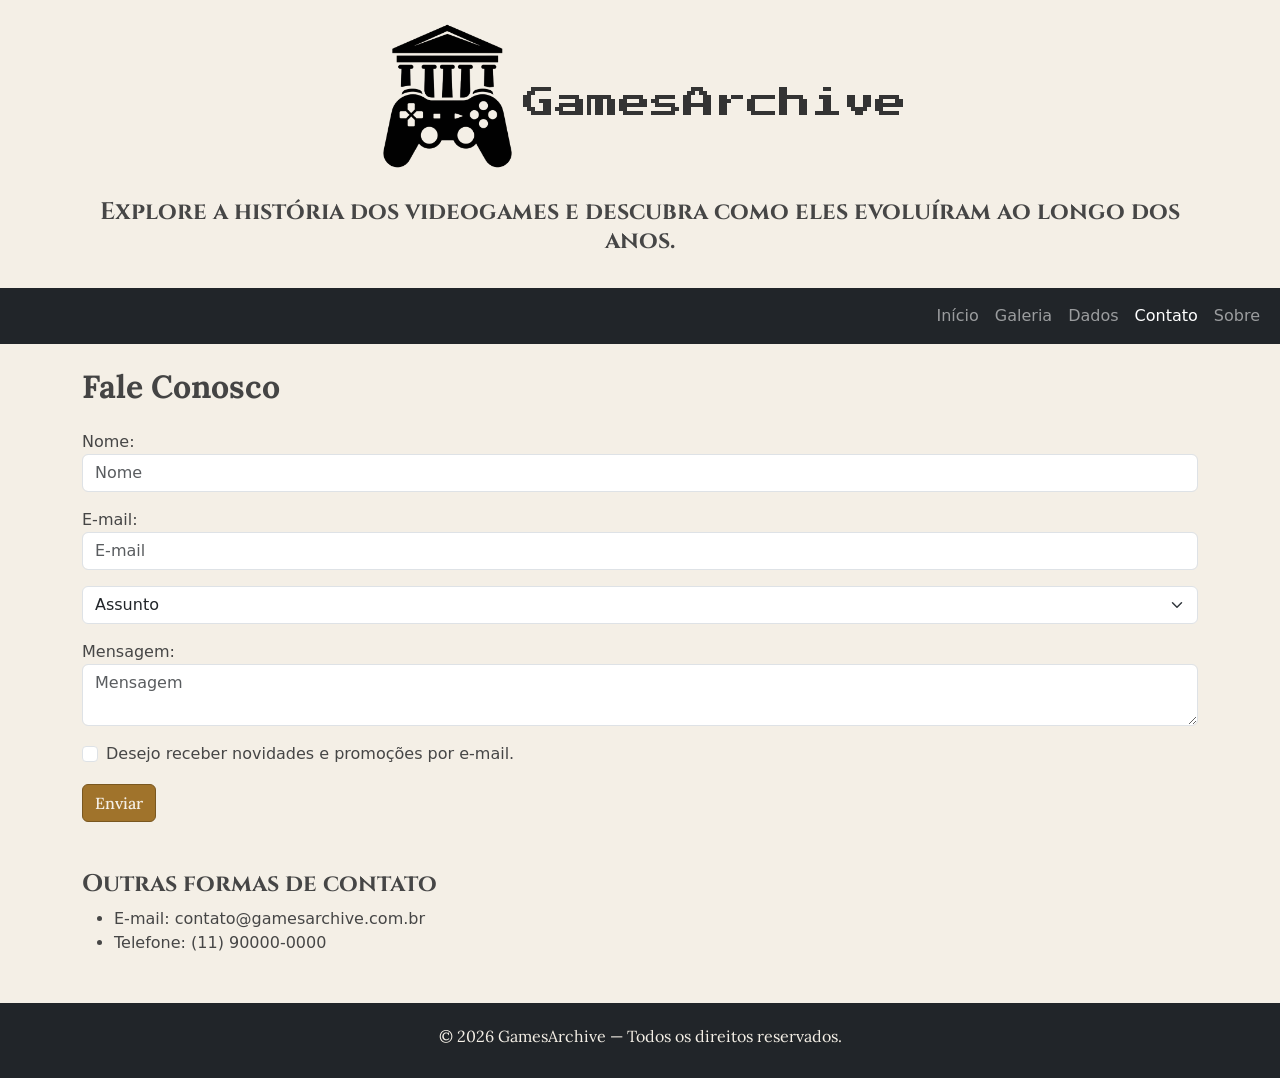
<file: AT4-Site-Multi-Páginas-Bootstrap/contato.html>
<!DOCTYPE html>
<html lang="pt-BR">
    <head>
        <meta charset="UTF-8">
        <meta name="viewport" content="width=device-width, initial-scale=1.0">
        <title>GamesArchive - Contato</title>

        <link href="https://cdn.jsdelivr.net/npm/bootstrap@5.3.3/dist/css/bootstrap.min.css" rel="stylesheet" integrity="sha384-QWTKZyjpPEjISv5WaRU9OFeRpok6YctnYmDr5pNlyT2bRjXh0JMhjY6hW+ALEwIH" crossorigin="anonymous">

        <link rel="preconnect" href="https://fonts.googleapis.com">
        <link rel="preconnect" href="https://fonts.gstatic.com" crossorigin>
        <link href="https://fonts.googleapis.com/css2?family=Cinzel:wght@400..900&family=Lora:ital,wght@0,400..700;1,400..700&family=Press+Start+2P&display=swap" rel="stylesheet">

        <link rel="stylesheet" href="css/style.css">
    </head>
    <body class="d-flex flex-column min-vh-100">
        <header class="container text-center my-4"> 
            <h1><img src="image/logogames.png" alt="Logo do GamesArchive" class="img-fluid mb-3">GamesArchive</h1>
            <h3>Explore a história dos videogames e descubra como eles evoluíram ao longo dos anos.</h3>
        </header>
        
        <main class="flex-grow-1">
            <nav class="navbar navbar-expand-lg navbar-dark bg-dark">
                <div class="container-fluid">
                    <button class="navbar-toggler" type="button" data-bs-toggle="collapse" data-bs-target="#navbarNav" aria-controls="navbarNav" aria-expanded="false" aria-label="Alternar navegação">
                        <span class="navbar-toggler-icon"></span>
                    </button>

                    <div class="collapse navbar-collapse" id="navbarNav">
                        <ul class="navbar-nav ms-auto">
                            <li class="nav-item"><a class="nav-link" href="index.html">Início</a></li>
                            <li class="nav-item"><a class="nav-link" href="galeria.html">Galeria</a></li>
                            <li class="nav-item"><a class="nav-link" href="dados.html">Dados</a></li>
                            <li class="nav-item"><a class="nav-link active" href="contato.html">Contato</a></li>
                            <li class="nav-item"><a class="nav-link" href="sobre.html">Sobre</a></li>
                        </ul>
                    </div>
                </div>
            </nav>

            <div class="container mt-4 mb-5">
                <h2 class="mb-4">Fale Conosco</h2>
                <div class="alert alert-success d-none" role="alert">
                Mensagem enviada com sucesso! Entraremos em contato em breve.
                </div>
                <form class="contact-form">

                    <label for="nome-contato">Nome:</label>
                    <input type="text" id="nome-contato" class="form-control mb-3" placeholder="Nome" required>

                    <label for="email-contato">E-mail:</label>
                    <input type="email" id="email-contato" class="form-control mb-3" placeholder="E-mail" required>

                    <select class="form-select mb-3" aria-label="Assunto" required>
                        <option selected disabled value="">Assunto</option>
                        <option value="1">Dúvida</option>
                        <option value="2">Sugestão</option>
                        <option value="3">Reclamação</option>
                        <option value="4">Outro</option>
                    </select>

                    <label for="mensagem">Mensagem:</label>
                    <textarea id="mensagem" class="form-control mb-3" placeholder="Mensagem" required></textarea>

                    <div class="form-check">
                        <input class="form-check-input" type="checkbox" value="" id="novidades">
                        <label class="form-check-label" for="novidades">
                            Desejo receber novidades e promoções por e-mail.
                        </label>
                    </div>

                <button type="submit" class="btn btn-primary mt-3">Enviar</button>

                </form>

                <h3 class="mt-5"> Outras formas de contato</h3>
                <ul>
                    <li>E-mail: contato@gamesarchive.com.br</li>
                    <li>Telefone: (11) 90000-0000</li>
                </ul>
            </div>
        </main>

        <footer class="text-center py-4 bg-dark text-white">
            <h6>&copy; 2026 GamesArchive — Todos os direitos reservados.</h6>
        </footer>

        <script src="https://cdn.jsdelivr.net/npm/bootstrap@5.3.3/dist/js/bootstrap.bundle.min.js" integrity="sha384-YvpcrYf0tY3lHB60NNkmXc5s9fDVZLESaAA55NDzOxhy9GkcIdslK1eN7N6jIeHz" crossorigin="anonymous"></script>
    </body>
</html>
</file>
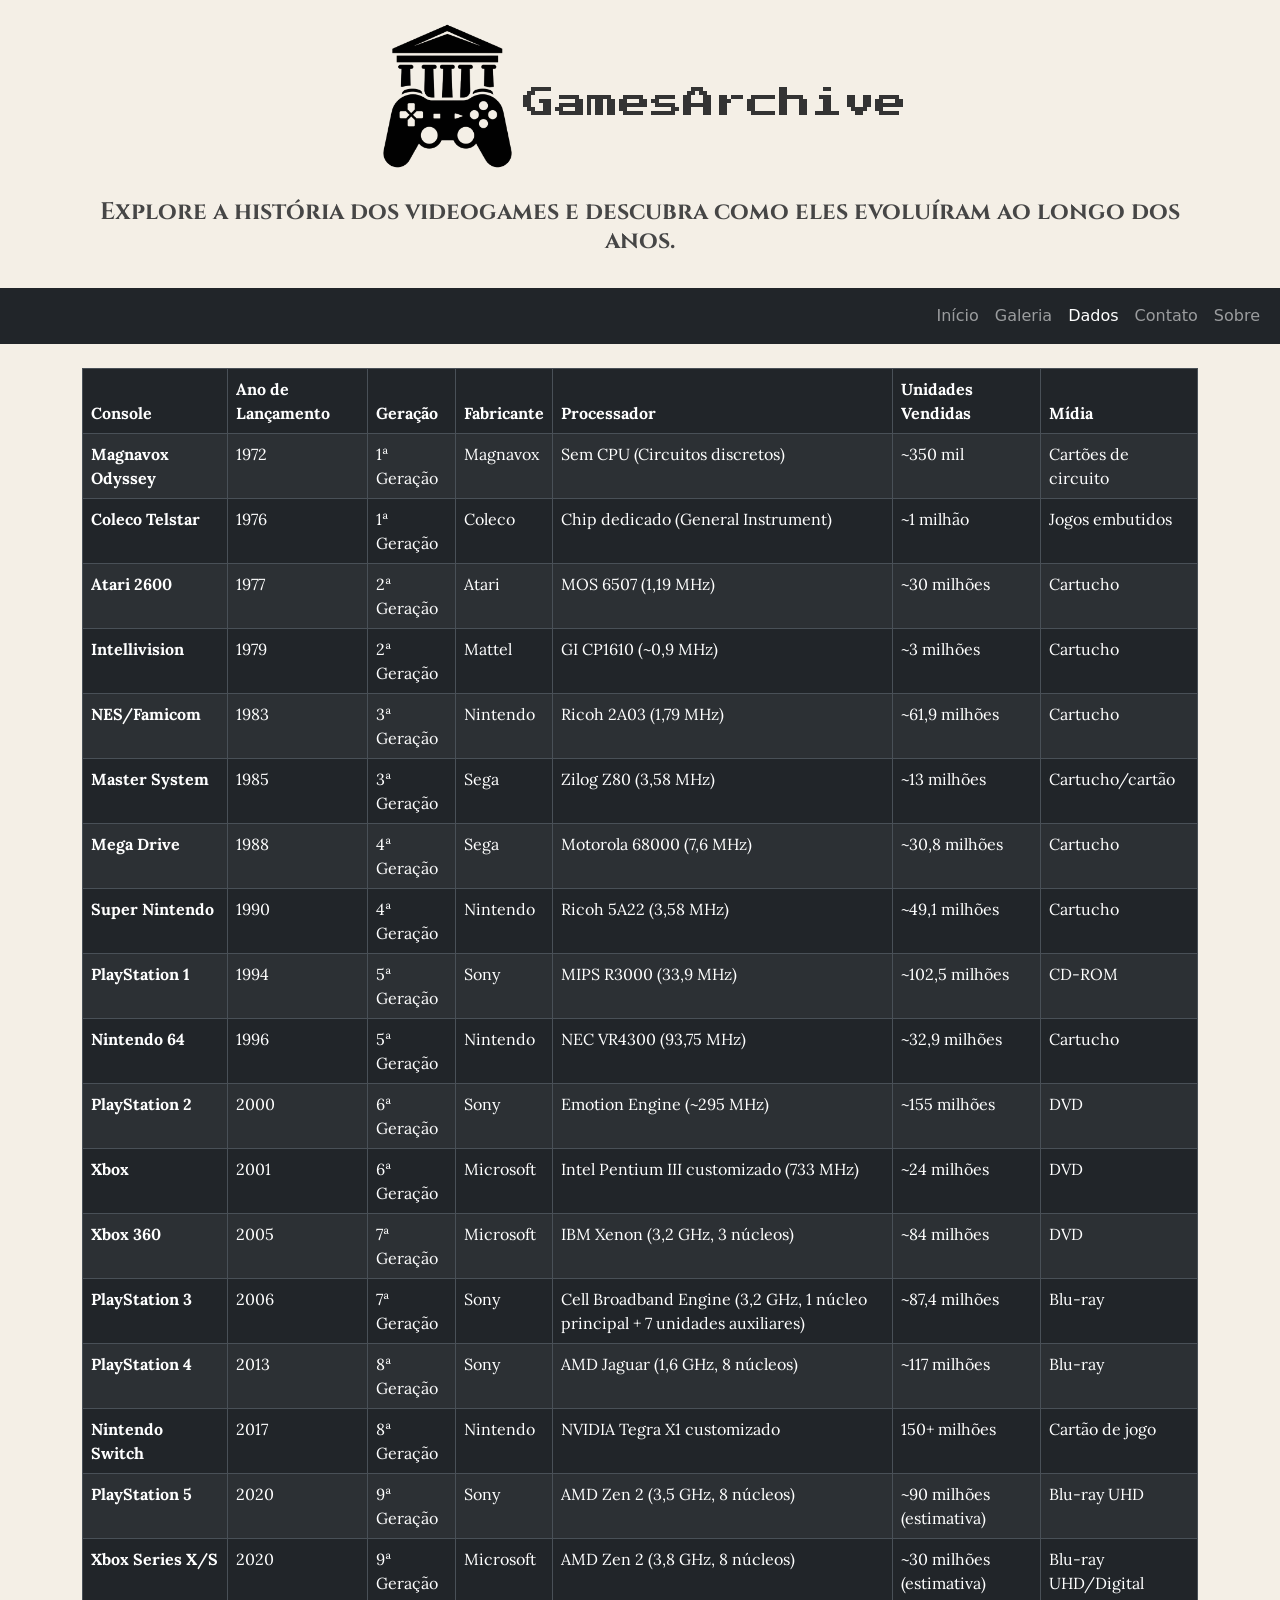
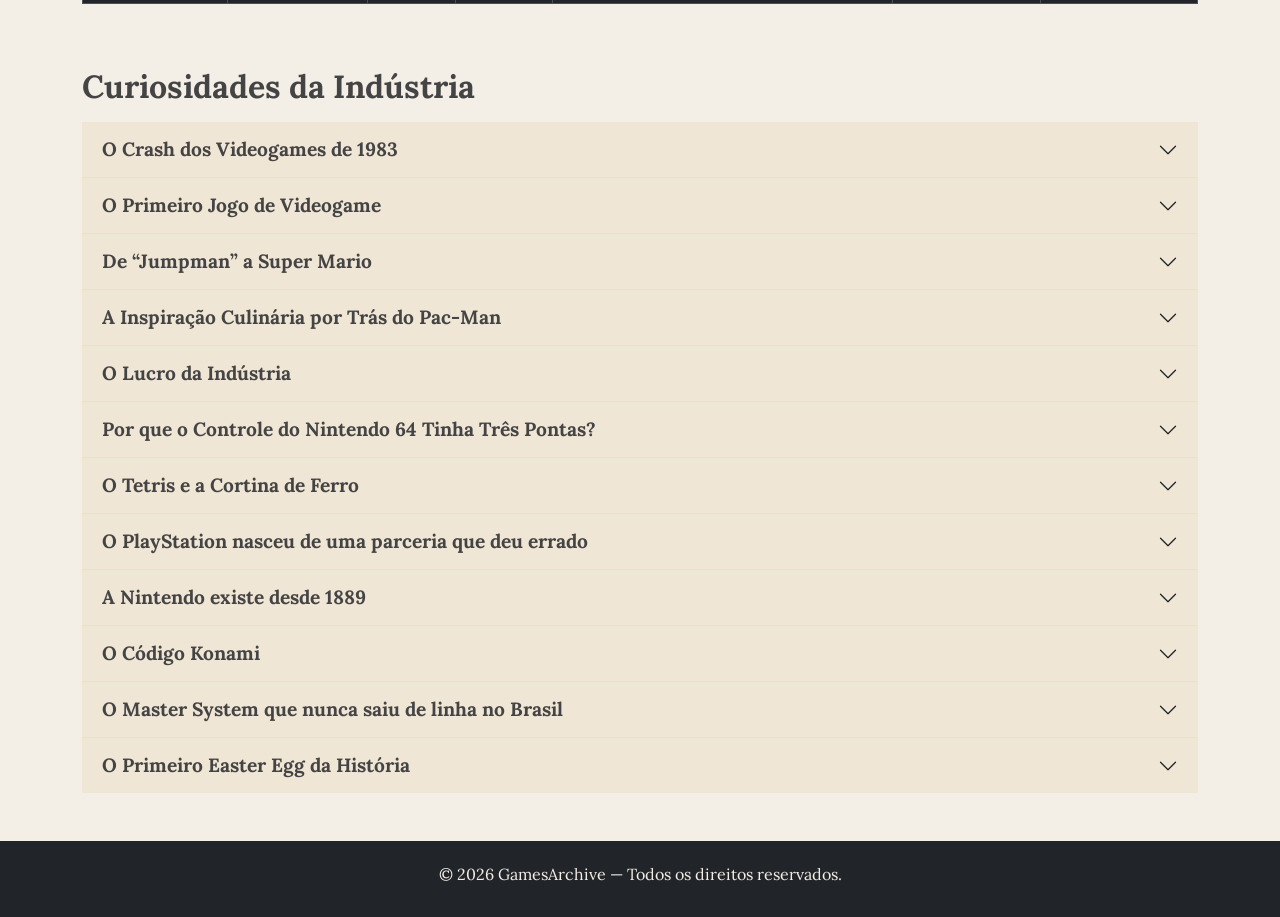
<file: AT4-Site-Multi-Páginas-Bootstrap/dados.html>
<!DOCTYPE html>
<html lang="pt-BR">
    <head>
        <meta charset="UTF-8">
        <meta name="viewport" content="width=device-width, initial-scale=1.0">
        <title>GamesArchive - Dados</title>

        <link href="https://cdn.jsdelivr.net/npm/bootstrap@5.3.3/dist/css/bootstrap.min.css" rel="stylesheet" integrity="sha384-QWTKZyjpPEjISv5WaRU9OFeRpok6YctnYmDr5pNlyT2bRjXh0JMhjY6hW+ALEwIH" crossorigin="anonymous">
    
        <link rel="preconnect" href="https://fonts.googleapis.com">
        <link rel="preconnect" href="https://fonts.gstatic.com" crossorigin>
        <link href="https://fonts.googleapis.com/css2?family=Cinzel:wght@400..900&family=Lora:ital,wght@0,400..700;1,400..700&family=Press+Start+2P&display=swap" rel="stylesheet">

        <link rel="stylesheet" href="css/style.css">
    </head>
    <body class="d-flex flex-column min-vh-100">
        <header class="container text-center my-4"> 
            <h1><img src="image/logogames.png" alt="Logo do GamesArchive" class="img-fluid mb-3">GamesArchive</h1>
            <h3>Explore a história dos videogames e descubra como eles evoluíram ao longo dos anos.</h3>
        </header>
        
        <main class="flex-grow-1">
            <nav class="navbar navbar-expand-lg navbar-dark bg-dark">
                <div class="container-fluid">
                    <button class="navbar-toggler" type="button" data-bs-toggle="collapse" data-bs-target="#navbarNav" aria-controls="navbarNav" aria-expanded="false" aria-label="Alternar navegação">
                        <span class="navbar-toggler-icon"></span>
                    </button>

                    <div class="collapse navbar-collapse" id="navbarNav">
                        <ul class="navbar-nav ms-auto">
                            <li class="nav-item"><a class="nav-link" href="index.html">Início</a></li>
                            <li class="nav-item"><a class="nav-link" href="galeria.html">Galeria</a></li>
                            <li class="nav-item"><a class="nav-link active" href="dados.html">Dados</a></li>
                            <li class="nav-item"><a class="nav-link" href="contato.html">Contato</a></li>
                            <li class="nav-item"><a class="nav-link" href="sobre.html">Sobre</a></li>
                        </ul>
                    </div>
                </div>
            </nav>

            <div class="container mt-4 mb-5">

                <div class="table-responsive">
                    <table class="table table-striped table-bordered table-hover" data-bs-theme="dark">
                        <thead>
                            <tr>
                                <th scope="col">Console</th>
                                <th scope="col">Ano de Lançamento</th>
                                <th scope="col">Geração</th>
                                <th scope="col">Fabricante</th>
                                <th scope="col">Processador</th>
                                <th scope="col">Unidades Vendidas</th>
                                <th scope="col">Mídia</th>
                            </tr>
                        </thead>
                        <tbody>
                            <tr>
                                <th scope="row">Magnavox Odyssey</th>
                                <td>1972</td>
                                <td>1ª Geração</td>
                                <td>Magnavox</td>
                                <td>Sem CPU (Circuitos discretos)</td>
                                <td>~350 mil</td>
                                <td>Cartões de circuito</td>
                            </tr>
                            <tr>
                                <th scope="row">Coleco Telstar</th>
                                <td>1976</td>
                                <td>1ª Geração</td>
                                <td>Coleco</td>
                                <td>Chip dedicado (General Instrument)</td>
                                <td>~1 milhão</td>
                                <td>Jogos embutidos</td>
                            </tr>
                            <tr>
                                <th scope="row">Atari 2600</th>
                                <td>1977</td>
                                <td>2ª Geração</td>
                                <td>Atari</td>
                                <td>MOS 6507 (1,19 MHz)</td>
                                <td>~30 milhões</td>
                                <td>Cartucho</td>
                            </tr>
                            <tr>
                                <th scope="row">Intellivision</th>
                                <td>1979</td>
                                <td>2ª Geração</td>
                                <td>Mattel</td>
                                <td>GI CP1610 (~0,9 MHz)</td>
                                <td>~3 milhões</td>
                                <td>Cartucho</td>
                            </tr>
                            <tr>
                                <th scope="row">NES/Famicom</th>
                                <td>1983</td>
                                <td>3ª Geração</td>
                                <td>Nintendo</td>
                                <td>Ricoh 2A03 (1,79 MHz)</td>
                                <td>~61,9 milhões</td>
                                <td>Cartucho</td>
                            </tr>
                            <tr>
                                <th scope="row">Master System</th>
                                <td>1985</td>
                                <td>3ª Geração</td>
                                <td>Sega</td>
                                <td>Zilog Z80 (3,58 MHz)</td>
                                <td>~13 milhões</td>
                                <td>Cartucho/cartão</td>
                            </tr>
                            <tr>
                                <th scope="row">Mega Drive</th>
                                <td>1988</td>
                                <td>4ª Geração</td>
                                <td>Sega</td>
                                <td>Motorola 68000 (7,6 MHz)</td>
                                <td>~30,8 milhões</td>
                                <td>Cartucho</td>
                            </tr>
                            <tr>
                                <th scope="row">Super Nintendo</th>
                                <td>1990</td>
                                <td>4ª Geração</td>
                                <td>Nintendo</td>
                                <td>Ricoh 5A22 (3,58 MHz)</td>
                                <td>~49,1 milhões</td>
                                <td>Cartucho</td>
                            </tr>
                            <tr>
                                <th scope="row">PlayStation 1</th>
                                <td>1994</td>
                                <td>5ª Geração</td>
                                <td>Sony</td>
                                <td>MIPS R3000 (33,9 MHz)</td>
                                <td>~102,5 milhões</td>
                                <td>CD-ROM</td>
                            </tr>
                            <tr>
                                <th scope="row">Nintendo 64</th>
                                <td>1996</td>
                                <td>5ª Geração</td>
                                <td>Nintendo</td>
                                <td>NEC VR4300 (93,75 MHz)</td>
                                <td>~32,9 milhões</td>
                                <td>Cartucho</td>
                            </tr>
                            <tr>
                                <th scope="row">PlayStation 2</th>
                                <td>2000</td>
                                <td>6ª Geração</td>
                                <td>Sony</td>
                                <td>Emotion Engine (~295 MHz)</td>
                                <td>~155 milhões</td>
                                <td>DVD</td>
                            </tr>
                            <tr>
                                <th scope="row">Xbox</th>
                                <td>2001</td>
                                <td>6ª Geração</td>
                                <td>Microsoft</td>
                                <td>Intel Pentium III customizado (733 MHz)</td>
                                <td>~24 milhões</td>
                                <td>DVD</td>
                            </tr>
                            <tr>
                                <th scope="row">Xbox 360</th>
                                <td>2005</td>
                                <td>7ª Geração</td>
                                <td>Microsoft</td>
                                <td>IBM Xenon (3,2 GHz, 3 núcleos)</td>
                                <td>~84 milhões</td>
                                <td>DVD</td>
                            </tr>
                            <tr>
                                <th scope="row">PlayStation 3</th>
                                <td>2006</td>
                                <td>7ª Geração</td>
                                <td>Sony</td>
                                <td>Cell Broadband Engine (3,2 GHz, 1 núcleo principal + 7 unidades auxiliares)</td>
                                <td>~87,4 milhões</td>
                                <td>Blu-ray</td>
                            </tr>
                            <tr>
                                <th scope="row">PlayStation 4</th>
                                <td>2013</td>
                                <td>8ª Geração</td>
                                <td>Sony</td>
                                <td>AMD Jaguar (1,6 GHz, 8 núcleos)</td>
                                <td>~117 milhões</td>
                                <td>Blu-ray</td>
                            </tr>
                            <tr>
                                <th scope="row">Nintendo Switch</th>
                                <td>2017</td>
                                <td>8ª Geração</td>
                                <td>Nintendo</td>
                                <td>NVIDIA Tegra X1 customizado</td>
                                <td>150+ milhões</td>
                                <td>Cartão de jogo</td>
                            </tr>
                            <tr>
                                <th scope="row">PlayStation 5</th>
                                <td>2020</td>
                                <td>9ª Geração</td>
                                <td>Sony</td>
                                <td>AMD Zen 2 (3,5 GHz, 8 núcleos)</td>
                                <td>~90 milhões (estimativa)</td>
                                <td>Blu-ray UHD</td>
                            </tr>
                            <tr>
                                <th scope="row">Xbox Series X/S</th>
                                <td>2020</td>
                                <td>9ª Geração</td>
                                <td>Microsoft</td>
                                <td>AMD Zen 2 (3,8 GHz, 8 núcleos)</td>
                                <td>~30 milhões (estimativa)</td>
                                <td>Blu-ray UHD/Digital</td>
                            </tr>
                        </tbody>
                        
                    </table>

                </div>
            

                <h2 class="mt-5 mb-3">Curiosidades da Indústria</h2>
                <div class="accordion accordion-flush" id="accordionCuriosidades"> 

                    <!--ACCORDION CRASH-->
                    <div class="accordion-item" >
                        <h4 class="accordion-header">
                            <button class="accordion-button collapsed" type="button" data-bs-toggle="collapse" data-bs-target="#collapseCrash" aria-expanded="false" aria-controls="collapseCrash">
                            <strong>O Crash dos Videogames de 1983</strong>
                            </button>
                        </h4>
                        <div id="collapseCrash" class="accordion-collapse collapse" data-bs-parent="#accordionCuriosidades">
                            <div class="accordion-body">
                                <p>O mercado norte-americano sofreu um colapso massivo devido à saturação de jogos de baixa qualidade, o que levou à recuperação do mercado pela Nintendo com o lançamento do Famicom/NES.</p>
                            </div>
                        </div>
                    </div>

                    <!--ACCORDION PRIMEIRO-->
                    <div class="accordion-item" >
                        <h4 class="accordion-header">
                            <button class="accordion-button collapsed" type="button" data-bs-toggle="collapse" data-bs-target="#collapsePrimeiro" aria-expanded="false" aria-controls="collapsePrimeiro">
                            <strong>O Primeiro Jogo de Videogame</strong>
                            </button>
                        </h4>
                        <div id="collapsePrimeiro" class="accordion-collapse collapse" data-bs-parent="#accordionCuriosidades">
                            <div class="accordion-body">
                                <p>Muitos acreditam que o Pong foi o primeiro jogo, mas o físico William Higinbotham criou o Tennis for Two em 1958 em um computador analógico em um laboratório de pesquisa. No entanto, o primeiro console doméstico de sucesso foi o Magnavox Odyssey (1972). Vinha com tabuleiros de plástico transparentes que se colavam à televisão para simular os gráficos e incluía uma pistola de luz revolucionária para a época. </p>
                            </div>
                        </div>
                    </div>

                    <!--ACCORDION MARIO-->
                    <div class="accordion-item" >
                        <h4 class="accordion-header">
                            <button class="accordion-button collapsed" type="button" data-bs-toggle="collapse" data-bs-target="#collapseMario" aria-expanded="false" aria-controls="collapseMario">
                            <strong>De “Jumpman” a Super Mario</strong>
                            </button>
                        </h4>
                        <div id="collapseMario" class="accordion-collapse collapse" data-bs-parent="#accordionCuriosidades">
                            <div class="accordion-body">
                                <p>Antes de se chamar Mario, o famoso personagem da Nintendo apareceu pela primeira vez no jogo Donkey Kong (1981) sob o pseudônimo de “Jumpman” (Homem que pula). O nome definitivo surgiu porque a filial norte-americana da Nintendo estava passando por dificuldades financeiras e não conseguia pagar o aluguel ao proprietário do armazém, cujo nome era Mario Segale. Decidiram homenageá-lo batizando o carismático encanador de bigode com o primeiro nome dele.</p>
                            </div>
                        </div>
                    </div>

                    <!--ACCORDION PAC-MAN-->
                    <div class="accordion-item" >
                        <h4 class="accordion-header">
                            <button class="accordion-button collapsed" type="button" data-bs-toggle="collapse" data-bs-target="#collapsePacman" aria-expanded="false" aria-controls="collapsePacman">
                            <strong>A Inspiração Culinária por Trás do Pac-Man</strong>
                            </button>
                        </h4>
                        <div id="collapsePacman" class="accordion-collapse collapse" data-bs-parent="#accordionCuriosidades">
                            <div class="accordion-body">
                                <p>Lançado em 1980 pela Namco, o Pac-Man foi criado pelo designer Tohru Iwatani com o objetivo de afastar os jogos de fliperama dos violentos simuladores de tiro da época (como Space Invaders) e atrair um público mais diversificado, incluindo casais e mulheres. A forma icônica amarela e esférica do protagonista surgiu quando Iwatani olhou para uma pizza inteira à qual faltava apenas uma fatia.</p>
                            </div>
                        </div>
                    </div>

                    <!--ACCORDION LUCRO-->
                    <div class="accordion-item" >
                        <h4 class="accordion-header">
                            <button class="accordion-button collapsed" type="button" data-bs-toggle="collapse" data-bs-target="#collapseLucro" aria-expanded="false" aria-controls="collapseLucro">
                            <strong>O Lucro da Indústria</strong>
                            </button>
                        </h4>
                        <div id="collapseLucro" class="accordion-collapse collapse" data-bs-parent="#accordionCuriosidades">
                            <div class="accordion-body">
                                <p>Embora muitos ainda pensem em Hollywood como o topo da indústria do entretenimento, o mercado de jogos eletrônicos fatura anualmente mais do que a indústria cinematográfica e a da música combinadas. Para se ter uma ideia do impacto econômico, o jogo Grand Theft Auto V (GTA V) arrecadou mais de 1 bilhão de dólares em apenas três dias após o seu lançamento em 2013, quebrando recordes históricos de faturamento em qualquer mídia.</p>
                            </div>
                        </div>
                    </div>

                    <!--ACCORDION N64-->
                    <div class="accordion-item" >
                        <h4 class="accordion-header">
                            <button class="accordion-button collapsed" type="button" data-bs-toggle="collapse" data-bs-target="#collapseControle" aria-expanded="false" aria-controls="collapseControle">
                            <strong>Por que o Controle do Nintendo 64 Tinha Três Pontas?</strong>
                            </button>
                        </h4>
                        <div id="collapseControle" class="accordion-collapse collapse" data-bs-parent="#accordionCuriosidades">
                            <div class="accordion-body">
                                <p>Quando a Nintendo lançou o Nintendo 64 em 1996, o seu controle revolucionário chocou o público pelo formato de “três pontas”. O designer Shigeru Miyamoto o projetou pensando na transição dos jogos 2D para o 3D: o jogador podia segurar nas pontas externas para jogos tradicionais ou usar o direcional central e o analógico. Anos depois, a própria indústria padronizou os dois analógicos que usamos hoje, mas o N64 moldou a era do controle analógico moderno.</p>
                            </div>
                        </div>
                    </div>

                    <!--ACCORDION TETRIS-->
                    <div class="accordion-item" >
                        <h4 class="accordion-header">
                            <button class="accordion-button collapsed" type="button" data-bs-toggle="collapse" data-bs-target="#collapseTetris" aria-expanded="false" aria-controls="collapseTetris">
                            <strong>O Tetris e a Cortina de Ferro</strong>
                            </button>
                        </h4>
                        <div id="collapseTetris" class="accordion-collapse collapse" data-bs-parent="#accordionCuriosidades">
                            <div class="accordion-body">
                                <p>Criado pelo programador soviético Alexey Pajitnov em 1984 durante a Guerra Fria, o Tetris inicialmente não rendeu lucros diretos ao seu criador devido às leis da União Soviética da época. O jogo se tornou o título mais portado da história, rodando em praticamente qualquer tela eletrônica existente, de calculadoras a relógios inteligentes. Recentemente, o jogo continuou a surpreender quando um adolescente de 13 anos se tornou a primeira pessoa na história a “zerar” a versão de NES, fazendo o jogo travar após atingir o nível máximo (Kill screen).</p>
                            </div>
                        </div>
                    </div>

                    <!--ACCORDION PLAYSTATION-->
                    <div class="accordion-item" >
                        <h4 class="accordion-header">
                            <button class="accordion-button collapsed" type="button" data-bs-toggle="collapse" data-bs-target="#collapsePlaystation" aria-expanded="false" aria-controls="collapsePlaystation">
                            <strong>O PlayStation nasceu de uma parceria que deu errado</strong>
                            </button>
                        </h4>
                        <div id="collapsePlaystation" class="accordion-collapse collapse" data-bs-parent="#accordionCuriosidades">
                            <div class="accordion-body">
                                <p>No início dos anos 90, a Sony desenvolvia com a Nintendo um acessório de CD-ROM para o Super Nintendo. Em 1991, a Sony apresentou o projeto numa feira, e no dia seguinte a Nintendo anunciou uma parceria com a Philips, deixando a Sony de lado. Em vez de abandonar a ideia, a Sony transformou o projeto num console próprio, o PlayStation, lançado no Japão em 1994 e que acabou se tornando um dos maiores rivais da Nintendo.</p>
                            </div>
                        </div>
                    </div>

                    <!--ACCORDION NINTENDO-->
                    <div class="accordion-item" >
                        <h4 class="accordion-header">
                            <button class="accordion-button collapsed" type="button" data-bs-toggle="collapse" data-bs-target="#collapseNintendo" aria-expanded="false" aria-controls="collapseNintendo">
                            <strong>A Nintendo existe desde 1889</strong>
                            </button>
                        </h4>
                        <div id="collapseNintendo" class="accordion-collapse collapse" data-bs-parent="#accordionCuriosidades">
                            <div class="accordion-body">
                                <p>Muito antes dos videogames, a Nintendo foi fundada em Quioto, no Japão, por Fusajiro Yamauchi para fabricar à mão cartas de baralho tradicionais chamadas hanafuda. Só décadas depois a empresa passou a vender brinquedos e, por fim, entrou no mercado de jogos eletrônicos. Ou seja, uma das marcas mais famosas dos games tem mais de 130 anos de história.</p>
                            </div>
                        </div>
                    </div>

                    <!--ACCORDION KONAMI-->
                    <div class="accordion-item" >
                        <h4 class="accordion-header">
                            <button class="accordion-button collapsed" type="button" data-bs-toggle="collapse" data-bs-target="#collapseKonami" aria-expanded="false" aria-controls="collapseKonami">
                            <strong>O Código Konami</strong>
                            </button>
                        </h4>
                        <div id="collapseKonami" class="accordion-collapse collapse" data-bs-parent="#accordionCuriosidades">
                            <div class="accordion-body">
                                <p>Em 1986, o programador Kazuhisa Hashimoto criou uma sequência de botões para facilitar os testes do jogo Gradius no NES, já que ele era muito difícil. Ele esqueceu de removê-la antes do lançamento, e a sequência (cima, cima, baixo, baixo, esquerda, direita, esquerda, direita, B, A) liberava todos os itens logo no início. O código virou um símbolo da cultura gamer e aparece até hoje em jogos, sites e Easter Eggs de outras mídias.</p>
                            </div>
                        </div>
                    </div>

                    <!--ACCORDION SYSTEM-->
                    <div class="accordion-item" >
                        <h4 class="accordion-header">
                            <button class="accordion-button collapsed" type="button" data-bs-toggle="collapse" data-bs-target="#collapseSystem" aria-expanded="false" aria-controls="collapseSystem">
                            <strong>O Master System que nunca saiu de linha no Brasil</strong>
                            </button>
                        </h4>
                        <div id="collapseSystem" class="accordion-collapse collapse" data-bs-parent="#accordionCuriosidades">
                            <div class="accordion-body">
                                <p>Enquanto o Master System foi um fracasso diante do NES nos Estados Unidos e no Japão, no Brasil ele virou fenômeno. Distribuído pela Tectoy a partir de 1989, o console continuou sendo vendido e relançado em novas versões por mais de duas décadas, bem depois de ter sido esquecido no resto do mundo.</p>
                            </div>
                        </div>
                    </div>

                     <!--ACCORDION EASTER EGG-->
                    <div class="accordion-item" >
                        <h4 class="accordion-header">
                            <button class="accordion-button collapsed" type="button" data-bs-toggle="collapse" data-bs-target="#collapseEgg" aria-expanded="false" aria-controls="collapseEgg">
                            <strong>O Primeiro Easter Egg da História</strong>
                            </button>
                        </h4>
                        <div id="collapseEgg" class="accordion-collapse collapse" data-bs-parent="#accordionCuriosidades">
                            <div class="accordion-body">
                                <p>Na época do Atari 2600, a empresa não colocava o nome dos criadores nos créditos dos jogos para evitar que eles pedissem salários maiores ou fossem contratados por concorrentes. Revoltado, o programador Warren Robinett escondeu uma sala secreta em seu jogo Adventure que exibia o texto “Created by Warren Robinett”. Este é amplamente considerado o primeiro Easter Egg (ovo de páscoa) oficial da história dos videogames.</p>
                            </div>
                        </div>
                    </div>
                </div>
            </div>
        </main>
        
        <footer class="text-center py-4 bg-dark text-white">
            <h6>&copy; 2026 GamesArchive — Todos os direitos reservados.</h6>
        </footer>

        <script src="https://cdn.jsdelivr.net/npm/bootstrap@5.3.3/dist/js/bootstrap.bundle.min.js" integrity="sha384-YvpcrYf0tY3lHB60NNkmXc5s9fDVZLESaAA55NDzOxhy9GkcIdslK1eN7N6jIeHz" crossorigin="anonymous"></script>

    </body>
</html>
</file>
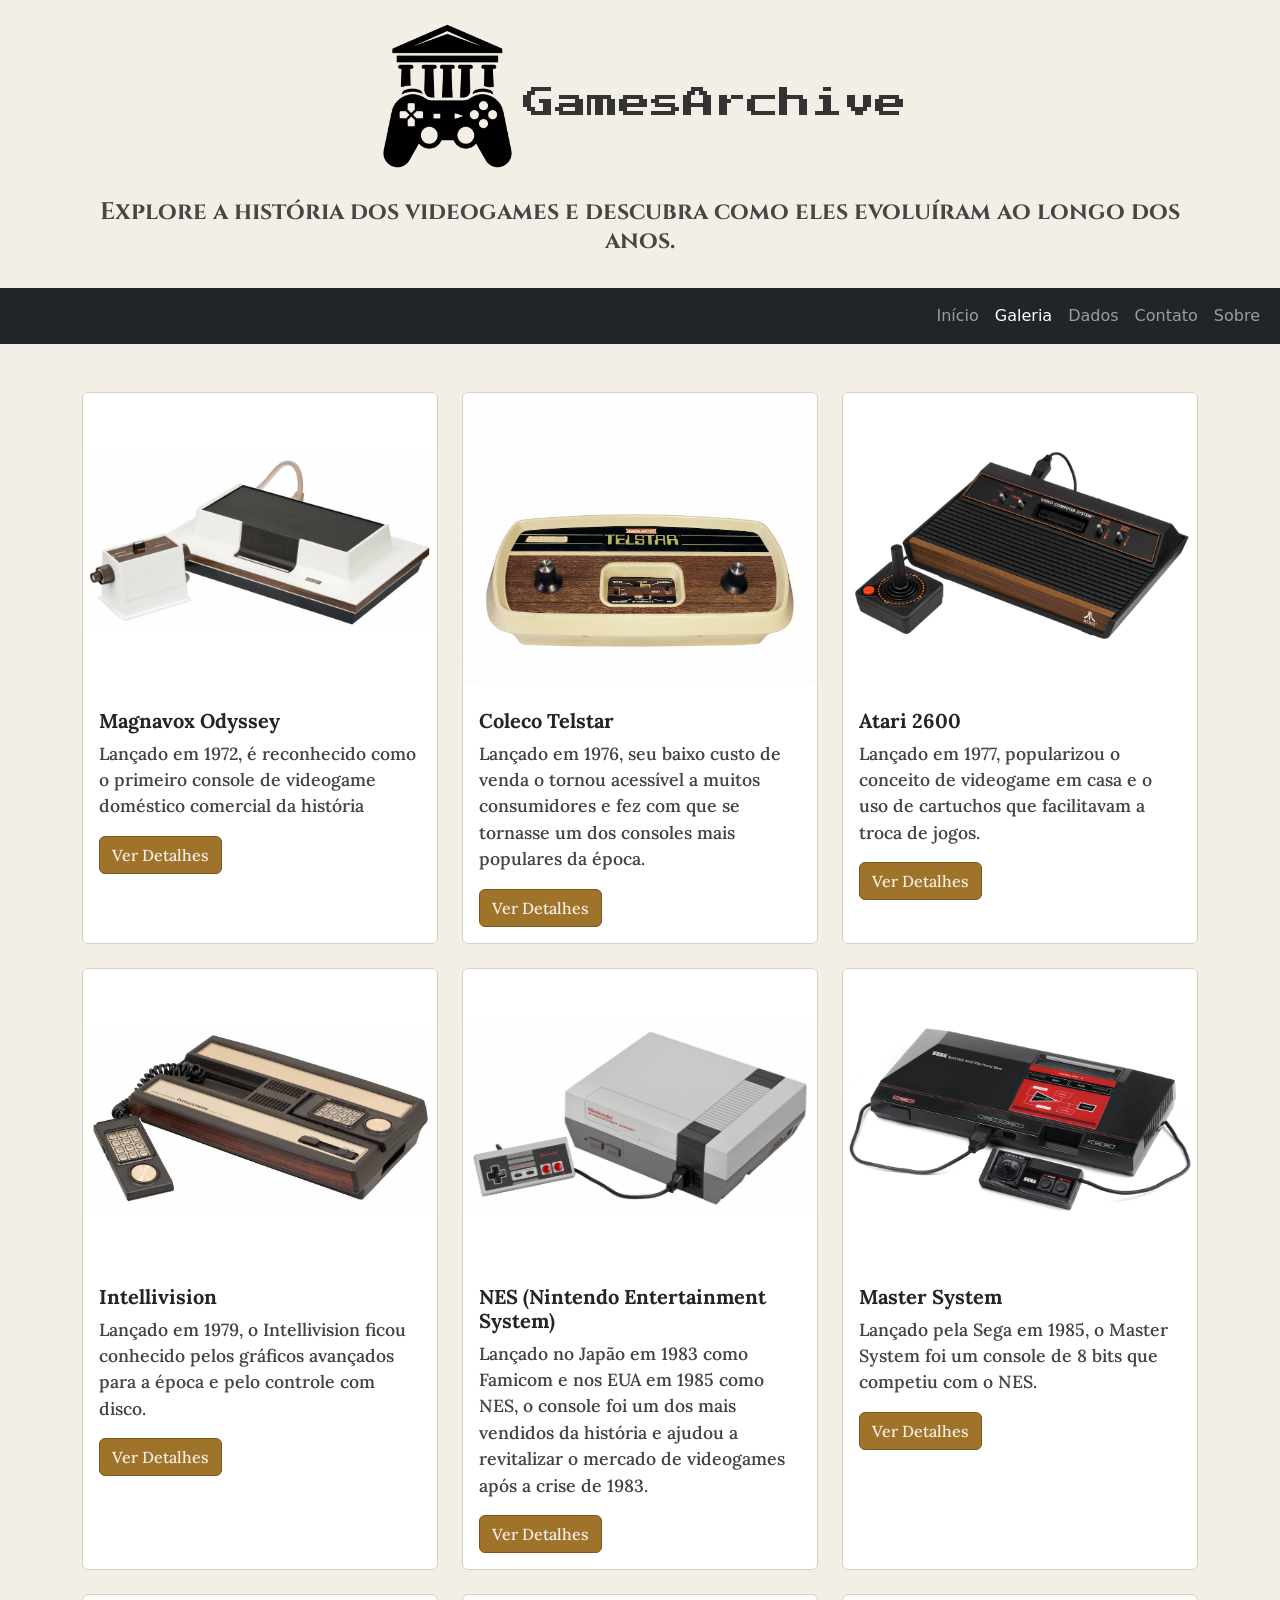
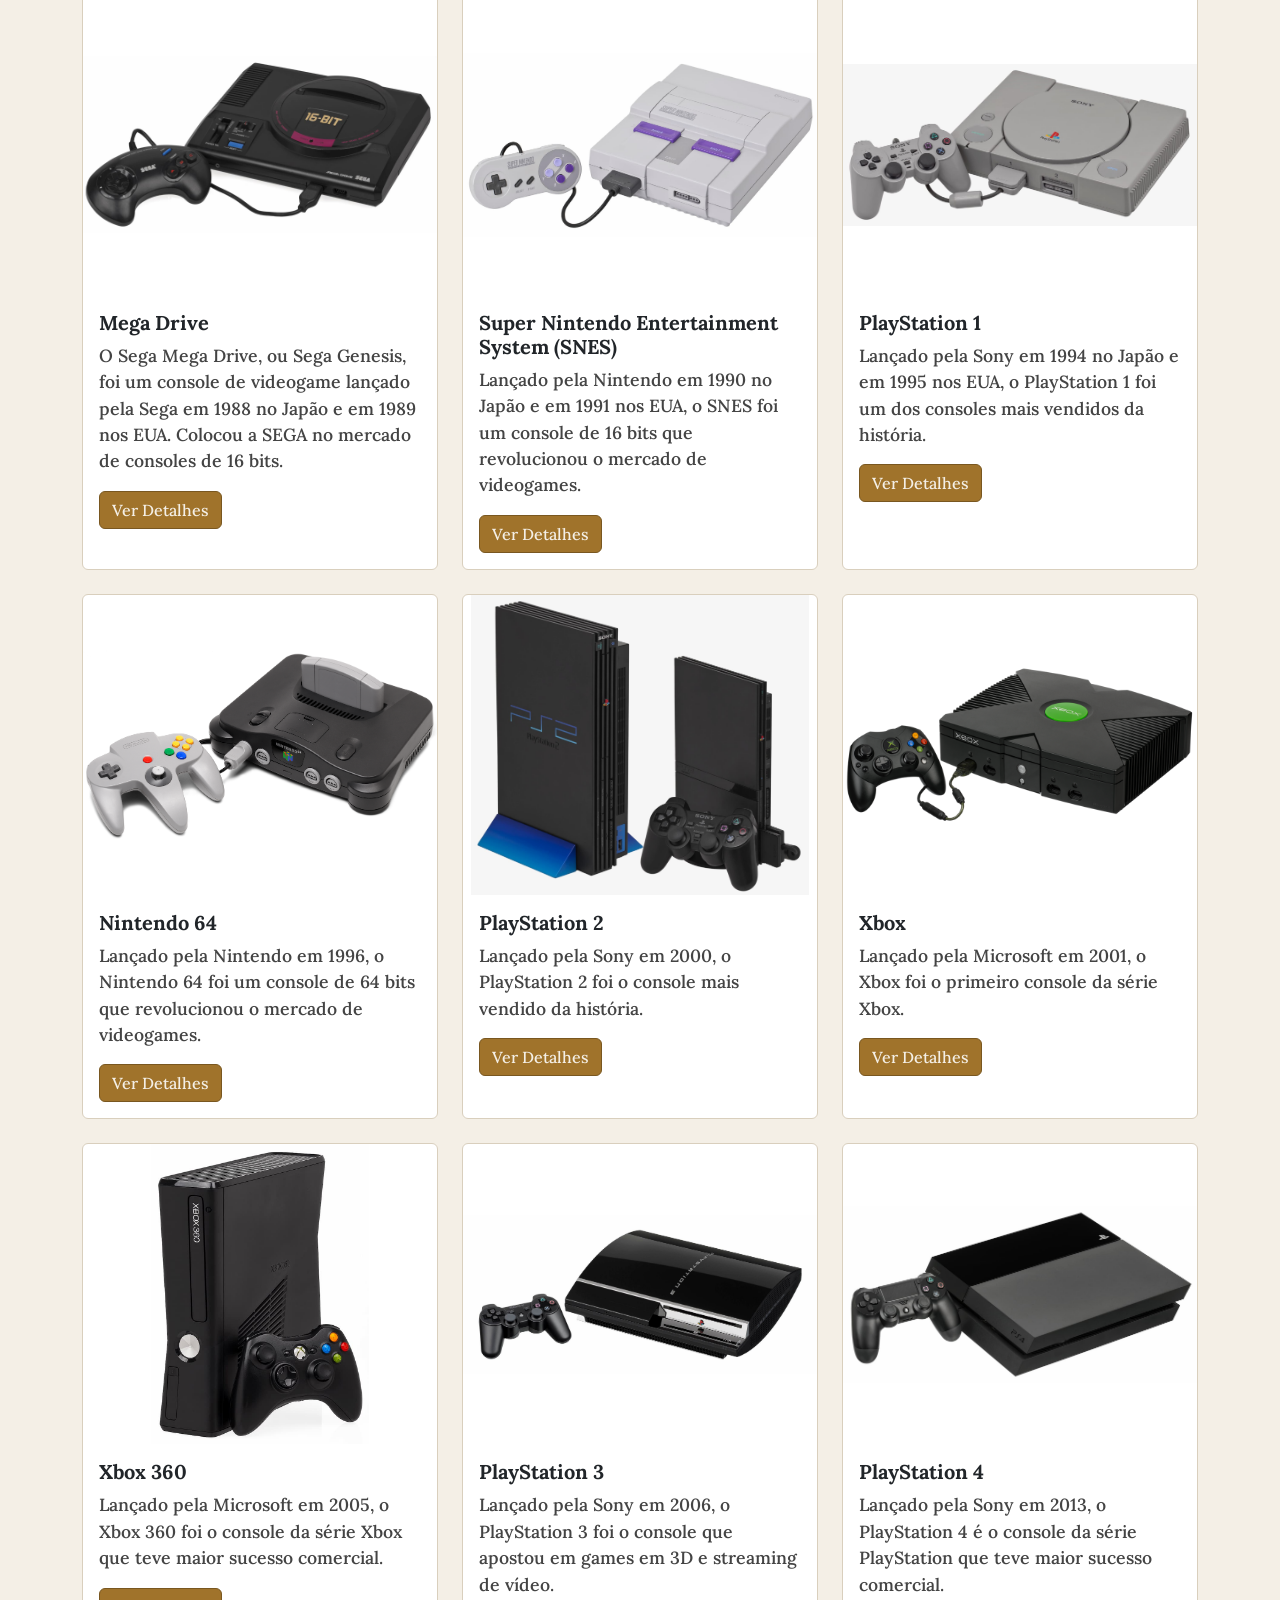
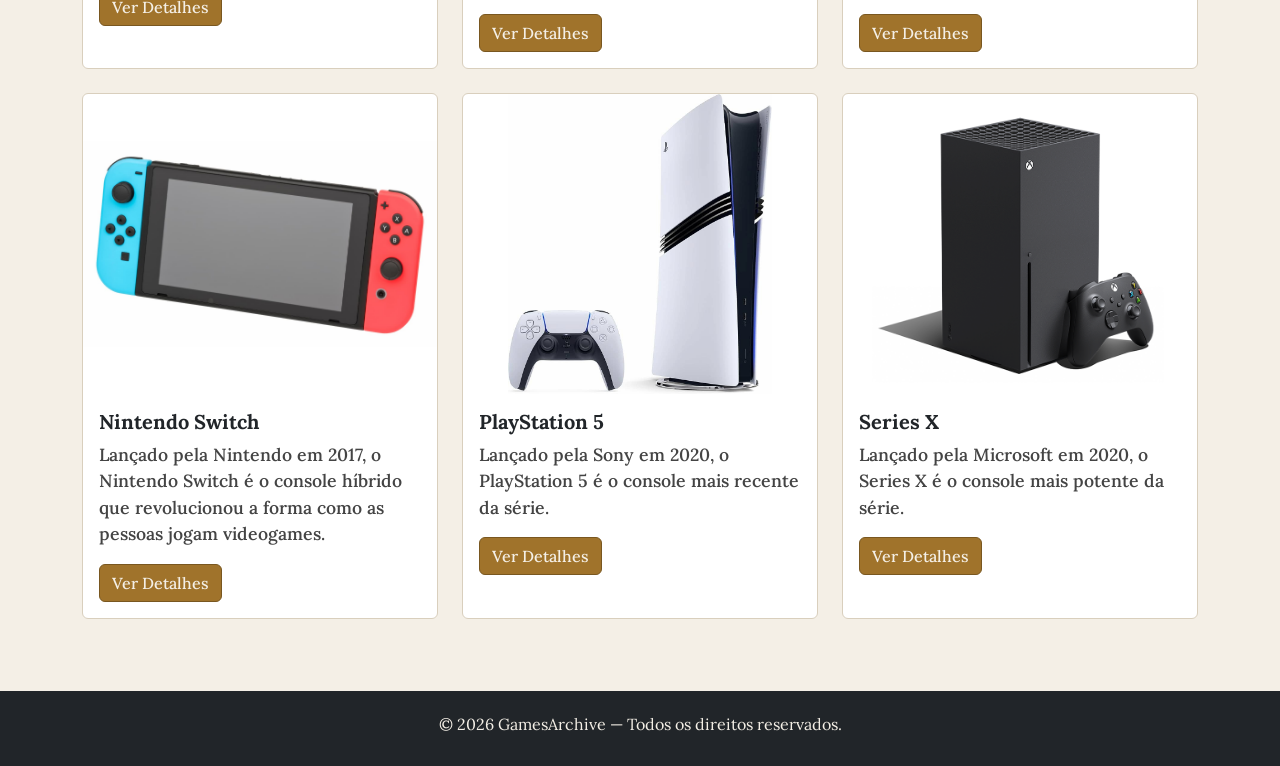
<file: AT4-Site-Multi-Páginas-Bootstrap/galeria.html>
<!DOCTYPE html>
<html lang="pt-BR">
    <head>
        <meta charset="UTF-8">
        <meta name="viewport" content="width=device-width, initial-scale=1.0">
        <title>GamesArchive - Galeria</title>

        <link href="https://cdn.jsdelivr.net/npm/bootstrap@5.3.3/dist/css/bootstrap.min.css" rel="stylesheet" integrity="sha384-QWTKZyjpPEjISv5WaRU9OFeRpok6YctnYmDr5pNlyT2bRjXh0JMhjY6hW+ALEwIH" crossorigin="anonymous">
    
        <link rel="preconnect" href="https://fonts.googleapis.com">
        <link rel="preconnect" href="https://fonts.gstatic.com" crossorigin>
        <link href="https://fonts.googleapis.com/css2?family=Cinzel:wght@400..900&family=Lora:ital,wght@0,400..700;1,400..700&family=Press+Start+2P&display=swap" rel="stylesheet">

        <link rel="stylesheet" href="css/style.css">
    </head>
    <body class="d-flex flex-column min-vh-100">
        <header class="container text-center my-4"> 
            <h1><img src="image/logogames.png" alt="Logo do GamesArchive" class="img-fluid mb-3">GamesArchive</h1>
            <h3>Explore a história dos videogames e descubra como eles evoluíram ao longo dos anos.</h3>
        </header>
        
        <main class="flex-grow-1">
            <nav class="navbar navbar-expand-lg navbar-dark bg-dark">
                <div class="container-fluid">
                    <button class="navbar-toggler" type="button" data-bs-toggle="collapse" data-bs-target="#navbarNav" aria-controls="navbarNav" aria-expanded="false" aria-label="Alternar navegação">
                        <span class="navbar-toggler-icon"></span>
                    </button>

                    <div class="collapse navbar-collapse" id="navbarNav">
                        <ul class="navbar-nav ms-auto">
                            <li class="nav-item"><a class="nav-link" href="index.html">Início</a></li>
                            <li class="nav-item"><a class="nav-link active" href="galeria.html">Galeria</a></li>
                            <li class="nav-item"><a class="nav-link" href="dados.html">Dados</a></li>
                            <li class="nav-item"><a class="nav-link" href="contato.html">Contato</a></li>
                            <li class="nav-item"><a class="nav-link" href="sobre.html">Sobre</a></li>
                        </ul>
                    </div>
                </div>
            </nav>

            <div class="container my-5">

                <!-- PRIMEIRA FILEIRA -->
                <div class="row">
                    <!-- CARD 1 -->
                    <div class="col-md-4 mb-4">
                        <div class="card h-100">
                            <img src="image/Odyssey.jpg" class="card-img-top" alt="Magnavox Odyssey">
                            <div class="card-body">
                                <h5 class="card-title">Magnavox Odyssey</h5>
                                <p class="card-text">Lançado em 1972, é reconhecido como o primeiro console de videogame doméstico comercial da história</p>
                                <button type="button" class="btn btn-primary" data-bs-toggle="modal" data-bs-target="#modalMagnavox">
                                    Ver Detalhes
                                </button>
                            </div>
                        </div>
                    </div>

                    <!-- CARD 2 -->
                    <div class="col-md-4 mb-4">
                        <div class="card h-100">
                            <img src="image/Telstar.jpg" class="card-img-top" alt="Telstar">
                            <div class="card-body">
                                <h5 class="card-title">Coleco Telstar</h5>
                                <p class="card-text">Lançado em 1976, seu baixo custo de venda o tornou acessível a muitos consumidores e fez com que se tornasse um dos consoles mais populares da época.</p>
                                <button type="button" class="btn btn-primary" data-bs-toggle="modal" data-bs-target="#modalColeco">
                                    Ver Detalhes
                                </button>
                            </div>
                        </div>
                    </div>

                    <!-- CARD 3 -->
                    <div class="col-md-4 mb-4">
                        <div class="card h-100">
                            <img src="image/atari-branco.png" class="card-img-top" alt="Atari 2600">
                            <div class="card-body">
                                <h5 class="card-title">Atari 2600</h5>
                                <p class="card-text">Lançado em 1977, popularizou o conceito de videogame em casa e o uso de cartuchos que facilitavam a troca de jogos.</p>
                                <button type="button" class="btn btn-primary" data-bs-toggle="modal" data-bs-target="#modalAtari">
                                    Ver Detalhes
                                </button>
                            </div>
                        </div>
                    </div>
                </div>
                     <!-- SEGUNDA FILEIRA -->
                <div class="row">
                    <!-- CARD 4 -->
                    <div class="col-md-4 mb-4">
                        <div class="card h-100">
                            <img src="image/Intellivision.jpg" class="card-img-top" alt="Intellivision">
                            <div class="card-body">
                                <h5 class="card-title">Intellivision</h5>
                                <p class="card-text">Lançado em 1979, o Intellivision ficou conhecido pelos gráficos avançados para a época e pelo controle com disco.</p>
                                <button type="button" class="btn btn-primary" data-bs-toggle="modal" data-bs-target="#modalIntellivision">
                                    Ver Detalhes
                                </button>
                            </div>
                        </div>
                    </div>

                    <!-- CARD 5 -->
                    <div class="col-md-4 mb-4">
                        <div class="card h-100">
                            <img src="image/NES.jpg" class="card-img-top" alt="NES">
                            <div class="card-body">
                                <h5 class="card-title">NES (Nintendo Entertainment System)</h5>
                                <p class="card-text">Lançado no Japão em 1983 como Famicom e nos EUA em 1985 como NES, o console foi um dos mais vendidos da história e ajudou a revitalizar o mercado de videogames após a crise de 1983.</p>
                                <button type="button" class="btn btn-primary" data-bs-toggle="modal" data-bs-target="#modalNES">
                                    Ver Detalhes
                                </button>
                            </div>
                        </div>
                    </div>

                     <!-- CARD 6 -->
                    <div class="col-md-4 mb-4">
                        <div class="card h-100">
                            <img src="image/Master-System.png" class="card-img-top" alt="Master System">
                            <div class="card-body">
                                <h5 class="card-title">Master System</h5>
                                <p class="card-text">Lançado pela Sega em 1985, o Master System foi um console de 8 bits que competiu com o NES.</p>
                                <button type="button" class="btn btn-primary" data-bs-toggle="modal" data-bs-target="#modalMasterSystem">
                                    Ver Detalhes
                                </button>
                            </div>
                        </div>
                    </div>
                </div>

                <!-- TERCEIRA FILEIRA -->
                <div class="row">
                    <!-- CARD 7 -->
                    <div class="col-md-4 mb-4">
                        <div class="card h-100">
                            <img src="image/Mega-Drive.jpg" class="card-img-top" alt="Mega Drive">
                            <div class="card-body">
                                <h5 class="card-title">Mega Drive</h5>
                                <p class="card-text">O Sega Mega Drive, ou Sega Genesis, foi um console de videogame lançado pela Sega em 1988 no Japão e em 1989 nos EUA. Colocou a SEGA no mercado de consoles de 16 bits.</p>
                                <button type="button" class="btn btn-primary" data-bs-toggle="modal" data-bs-target="#modalMegaDrive">
                                    Ver Detalhes
                                </button>
                            </div>
                        </div>
                    </div>
                

                    <!-- CARD 8 -->
                    <div class="col-md-4 mb-4">
                        <div class="card h-100">
                            <img src="image/SNES.jpg" class="card-img-top" alt="SNES">
                            <div class="card-body">
                                <h5 class="card-title">Super Nintendo Entertainment System (SNES)</h5>
                                <p class="card-text">Lançado pela Nintendo em 1990 no Japão e em 1991 nos EUA, o SNES foi um console de 16 bits que revolucionou o mercado de videogames.</p>
                                <button type="button" class="btn btn-primary" data-bs-toggle="modal" data-bs-target="#modalSNES">
                                    Ver Detalhes
                                </button>
                            </div>
                        </div>
                    </div>

                    <!-- CARD 9 -->
                    <div class="col-md-4 mb-4">
                        <div class="card h-100">
                            <img src="image/PS1.jpg" class="card-img-top" alt="PlayStation 1">
                            <div class="card-body">
                                <h5 class="card-title">PlayStation 1</h5>
                                <p class="card-text">Lançado pela Sony em 1994 no Japão e em 1995 nos EUA, o PlayStation 1 foi um dos consoles mais vendidos da história.</p>
                                <button type="button" class="btn btn-primary" data-bs-toggle="modal" data-bs-target="#modalPlaystation1">
                                    Ver Detalhes
                                </button>
                            </div>
                        </div>
                    </div>
                </div>
                <!-- QUARTA FILEIRA -->
                <div class="row">
                    <!-- CARD 10 -->
                    <div class="col-md-4 mb-4">
                        <div class="card h-100">
                            <img src="image/N64.png" class="card-img-top" alt="Nintendo 64">
                            <div class="card-body">
                                <h5 class="card-title">Nintendo 64</h5>
                                <p class="card-text">Lançado pela Nintendo em 1996, o Nintendo 64 foi um console de 64 bits que revolucionou o mercado de videogames.</p>
                                <button type="button" class="btn btn-primary" data-bs-toggle="modal" data-bs-target="#modalN64">
                                    Ver Detalhes
                                </button>
                            </div>
                        </div>
                    </div>
                
                    <!-- CARD 11 -->
                    <div class="col-md-4 mb-4">
                        <div class="card h-100">
                            <img src="image/PS2.jpg" class="card-img-top" alt="PlayStation 2">
                            <div class="card-body">
                                <h5 class="card-title">PlayStation 2</h5>
                                <p class="card-text">Lançado pela Sony em 2000, o PlayStation 2 foi o console mais vendido da história.</p>
                                <button type="button" class="btn btn-primary" data-bs-toggle="modal" data-bs-target="#modalPlaystation2">
                                    Ver Detalhes
                                </button>
                            </div>
                        </div>
                    </div>

                    <!-- CARD 12 -->
                    <div class="col-md-4 mb-4">
                        <div class="card h-100">
                            <img src="image/Xbox.png" class="card-img-top" alt="Xbox">
                            <div class="card-body">
                                <h5 class="card-title">Xbox</h5>
                                <p class="card-text">Lançado pela Microsoft em 2001, o Xbox foi o primeiro console da série Xbox.</p>
                                <button type="button" class="btn btn-primary" data-bs-toggle="modal" data-bs-target="#modalXBOX">
                                    Ver Detalhes
                                </button>
                            </div>
                        </div>
                    </div>
                </div>

                <!-- QUINTA FILEIRA -->
                <div class="row">
                    <!-- CARD 13 -->
                    <div class="col-md-4 mb-4">
                        <div class="card h-100">
                            <img src="image/360.jpg" class="card-img-top" alt="Xbox 360">
                            <div class="card-body">
                                <h5 class="card-title">Xbox 360</h5>
                                <p class="card-text">Lançado pela Microsoft em 2005, o Xbox 360 foi o console da série Xbox que teve maior sucesso comercial.</p>
                                <button type="button" class="btn btn-primary" data-bs-toggle="modal" data-bs-target="#modal360">
                                    Ver Detalhes
                                </button>
                            </div>
                        </div>
                    </div>

                    <!-- CARD 14 -->
                    <div class="col-md-4 mb-4">
                        <div class="card h-100">
                            <img src="image/PS3.jpg" class="card-img-top" alt="PlayStation 3">
                            <div class="card-body">
                                <h5 class="card-title">PlayStation 3</h5>
                                <p class="card-text">Lançado pela Sony em 2006, o PlayStation 3 foi o console que apostou em games em 3D e streaming de vídeo.</p>
                                <button type="button" class="btn btn-primary" data-bs-toggle="modal" data-bs-target="#modalPS3">
                                    Ver Detalhes
                                </button>
                            </div>
                        </div>
                    </div>
                
                    <!-- CARD 15 -->
                    <div class="col-md-4 mb-4">
                        <div class="card h-100">
                            <img src="image/PS4.jpg" class="card-img-top" alt="PlayStation 4">
                            <div class="card-body">
                                <h5 class="card-title">PlayStation 4</h5>
                                <p class="card-text">Lançado pela Sony em 2013, o PlayStation 4 é o console da série PlayStation que teve maior sucesso comercial.</p>
                                <button type="button" class="btn btn-primary" data-bs-toggle="modal" data-bs-target="#modalPS4">
                                    Ver Detalhes
                                </button>
                            </div>
                        </div>
                    </div>
                </div>

                <!-- SEXTA FILEIRA -->
                <div class="row">
                    <!-- CARD 16 -->
                    <div class="col-md-4 mb-4">
                        <div class="card h-100">
                            <img src="image/Switch.jpg" class="card-img-top" alt="Nintendo Switch">
                            <div class="card-body">
                                <h5 class="card-title">Nintendo Switch</h5>
                                <p class="card-text">Lançado pela Nintendo em 2017, o Nintendo Switch é o console híbrido que revolucionou a forma como as pessoas jogam videogames.</p>
                                <button type="button" class="btn btn-primary" data-bs-toggle="modal" data-bs-target="#modalSwitch">
                                    Ver Detalhes
                                </button>
                            </div>
                        </div>
                    </div>

                    <!-- CARD 17 -->
                    <div class="col-md-4 mb-4">
                        <div class="card h-100">
                            <img src="image/PS5.jpg" class="card-img-top" alt="PlayStation 5">
                            <div class="card-body">
                                <h5 class="card-title">PlayStation 5</h5>
                                <p class="card-text">Lançado pela Sony em 2020, o PlayStation 5 é o console mais recente da série.</p>
                                <button type="button" class="btn btn-primary" data-bs-toggle="modal" data-bs-target="#modalPlaystation5">
                                    Ver Detalhes
                                </button>
                            </div>
                        </div>
                    </div>
                
                    <!-- CARD 18 -->
                    <div class="col-md-4 mb-4">
                        <div class="card h-100">
                            <img src="image/XSeries.png" class="card-img-top" alt="Series X">
                            <div class="card-body">
                                <h5 class="card-title">Series X</h5>
                                <p class="card-text">Lançado pela Microsoft em 2020, o Series X é o console mais potente da série.</p>
                                <button type="button" class="btn btn-primary" data-bs-toggle="modal" data-bs-target="#modalSeriesX">
                                    Ver Detalhes
                                </button>
                            </div>
                        </div>
                    </div>

                </div>
                
            </div>
            
            <!-- Modal Atari -->
            <div class="modal fade" id="modalAtari" tabindex="-1" aria-labelledby="modalAtariLabel" aria-hidden="true">
                <div class="modal-dialog">
                    <div class="modal-content">
                        <div class="modal-header">
                            <h5 class="modal-title" id="modalAtariLabel">Atari 2600</h5>
                            <button type="button" class="btn-close" data-bs-dismiss="modal" aria-label="Fechar"></button>
                        </div>
                        <div class="modal-body">
                            <p>Entre os jogos mais vendidos do Atari estão:</p>
                            <ul>
                                <li>Pac-Man</li>
                                <li>Pitfall!</li>
                                <li>Asteroids</li>
                                <li>Space Invaders</li>
                            </ul>
                            <p>O jogo E.T. the Extra-Terrestrial, lançado em 1982 para o Atari 2600, é frequentemente citado como um dos piores jogos de todos os tempos e é creditado por contribuir para o crash do mercado de videogames de 1983. A história do jogo é famosa porque a Atari supostamente enterrou milhões de cartuchos não vendidos em um aterro sanitário em Alamogordo, Novo México, em 1983. Em 2014, uma equipe de documentaristas desenterrou os cartuchos enterrados, confirmando a história.</p>
                        </div>
                        <div class="modal-footer">
                            <button type="button" class="btn btn-secondary" data-bs-dismiss="modal">Fechar</button>
                        </div>
                    </div>
                </div>

            
            </div>

            <!-- Modal NES -->
            <div class="modal fade" id="modalNES" tabindex="-1" aria-labelledby="modalNESLabel" aria-hidden="true">
                <div class="modal-dialog">
                    <div class="modal-content">
                        <div class="modal-header">
                            <h5 class="modal-title" id="modalNESLabel">NES</h5>
                            <button type="button" class="btn-close" data-bs-dismiss="modal" aria-label="Fechar"></button>
                        </div>
                        <div class="modal-body">
                            <p>Entre os jogos mais vendidos do NES estão:</p>
                            <ul>
                                <li>Super Mario Bros.</li>
                                <li>Metroid</li>
                                <li>Legend of Zelda</li>
                                <li>Final Fantasy</li>
                            </ul>
                            <p>Uma das maiores curiosidades do NES (Nintendo Entertainment System) é que seu famoso slot de cartuchos com carregamento frontal, estilo videocassete, foi projetado apenas para fazê-lo parecer um eletrodoméstico, e não um brinquedo, após a crise dos videogames de 1983. Essa decisão estética acabou se tornando uma grande falha de design: a poeira e o desgaste dos pinos internos faziam os jogos travarem, gerando o famoso (e inútil) mito de que assoprar a fita resolveria o problema.</p>
                        </div>
                        <div class="modal-footer">
                            <button type="button" class="btn btn-secondary" data-bs-dismiss="modal">Fechar</button>
                        </div>
                    </div>
                </div>
            </div>

            <!-- Modal Mega Drive -->
            <div class="modal fade" id="modalMegaDrive" tabindex="-1" aria-labelledby="modalMegaDriveLabel" aria-hidden="true">
                <div class="modal-dialog">
                    <div class="modal-content">
                        <div class="modal-header">
                            <h5 class="modal-title" id="modalMegaDriveLabel">Sega Mega Drive</h5>
                            <button type="button" class="btn-close" data-bs-dismiss="modal" aria-label="Fechar"></button>
                        </div>
                        <div class="modal-body">
                            <p>Entre os jogos mais vendidos do Mega Drive estão:</p>
                            <ul>
                                <li>Sonic The Hedgehog</li>
                                <li>Sonic The Hedgehog 2</li>
                                <li>Disney's Aladdin</li>
                                <li>Mortal Kombat</li>
                            </ul>
                            <p>O Mega Drive foi o primeiro console a ter um jogo de luta com sangue e violência, Mortal Kombat, que foi lançado em 1993. O jogo gerou controvérsia e levou à criação do sistema de classificação etária ESRB (Entertainment Software Rating Board) nos Estados Unidos.</p>
                        </div>
                        <div class="modal-footer">
                            <button type="button" class="btn btn-secondary" data-bs-dismiss="modal">Fechar</button>
                        </div>
                    </div>
                </div>
            </div>

            <!-- Modal PlayStation 1 -->
            <div class="modal fade" id="modalPlaystation1" tabindex="-1" aria-labelledby="modalPlaystation1Label" aria-hidden="true">
                <div class="modal-dialog">
                    <div class="modal-content">
                        <div class="modal-header">
                            <h5 class="modal-title" id="modalPlaystation1Label">PlayStation 1</h5>
                            <button type="button" class="btn-close" data-bs-dismiss="modal" aria-label="Fechar"></button>
                        </div>
                        <div class="modal-body">
                            <p>Entre os jogos mais vendidos do PlayStation 1 estão:</p>
                            <ul>
                                <li>Gran Turismo</li>
                                <li>Final Fantasy VII</li>
                                <li>Harry Potter and the Philosopher's Stone</li>
                                <li>Tekken 3</li>
                            </ul>
                            <p>O PlayStation 1 nasceu de uma traição comercial da Nintendo, que quebrou um contrato com a Sony para o desenvolvimento de um leitor de CD para o Super Nintendo e anunciou uma parceria com a Philips no dia seguinte. Em resposta, a Sony decidiu lançar o projeto como um console próprio, superando a rival histórica. Além disso, o PS1 revolucionou ao adotar a cor cinza-escura industrial e CDs pretos, focando o marketing no público jovem e adulto para distanciar os videogames da imagem de meros brinquedos infantis.</p>
                        </div>
                        <div class="modal-footer">
                            <button type="button" class="btn btn-secondary" data-bs-dismiss="modal">Fechar</button>
                        </div>
                    </div>
                </div>
            </div>

            <!-- Modal PlayStation 2 -->
            <div class="modal fade" id="modalPlaystation2" tabindex="-1" aria-labelledby="modalPlaystation2Label" aria-hidden="true">
                <div class="modal-dialog">
                    <div class="modal-content">
                        <div class="modal-header">
                            <h5 class="modal-title" id="modalPlaystation2Label">PlayStation 2</h5>
                            <button type="button" class="btn-close" data-bs-dismiss="modal" aria-label="Fechar"></button>
                        </div>
                        <div class="modal-body">
                            <p>Entre os jogos mais vendidos do PlayStation 2 estão:</p>
                            <ul>
                                <li>Grand Theft Auto: San Andreas</li>
                                <li>God of War</li>
                                <li>Need for Speed: Underground</li>
                                <li>Medal of Honor: Frontline</li>
                            </ul>
                            <p>O PlayStation 2 foi tão poderoso para a época que o governo do Japão restringiu sua exportação sob a lei de controle de armas e tecnologia militar, temendo que seus processadores (Emotion Engine) fossem usados na fiação de mísseis guiados. Além disso, as icônicas torres brancas da tela de abertura do console não eram aleatórias: elas representavam o número de jogos salvos no seu Memory Card e cresciam em tamanho de acordo com o tempo investido em cada jogo.</p>
                        </div>
                        <div class="modal-footer">
                            <button type="button" class="btn btn-secondary" data-bs-dismiss="modal">Fechar</button>
                        </div>
                    </div>
                </div>
            </div>

            <!-- Modal PlayStation 5 -->
            <div class="modal fade" id="modalPlaystation5" tabindex="-1" aria-labelledby="modalPlaystation5Label" aria-hidden="true">
                <div class="modal-dialog">
                    <div class="modal-content">
                        <div class="modal-header">
                            <h5 class="modal-title" id="modalPlaystation5Label">PlayStation 5</h5>
                            <button type="button" class="btn-close" data-bs-dismiss="modal" aria-label="Fechar"></button>
                        </div>
                        <div class="modal-body">
                            <p>Entre os jogos mais vendidos do PlayStation 5 estão:</p>
                            <ul>
                                <li>Marvel's Spider-Man 2</li>
                                <li>Elden Ring</li>
                                <li>Stellar Blade</li>
                                <li>Astro Bot</li>
                            </ul>
                            <p>O PlayStation 5 é o maior console da história moderna dos videogames por um motivo puramente funcional: a engenharia interna para evitar o superaquecimento e o barulho de "turbina de avião" do PS4. Para garantir um sistema silencioso, a Sony colocou um colossal ventilador de 120 mm de diâmetro e 45 mm de espessura, além de uma solução térmica inédita com metal líquido no processador. Além disso, a textura externa branca esconde um detalhe microscópico: o painel é revestido por cerca de 40.000 símbolos minúsculos de triângulo, círculo, xis e quadrado.</p>
                        </div>
                        <div class="modal-footer">
                            <button type="button" class="btn btn-secondary" data-bs-dismiss="modal">Fechar</button>
                        </div>
                    </div>
                </div>
            </div>
        
            <!-- Modal Magnavox -->
            <div class="modal fade" id="modalMagnavox" tabindex="-1" aria-labelledby="modalMagnavoxLabel" aria-hidden="true">
                <div class="modal-dialog">
                    <div class="modal-content">
                        <div class="modal-header">
                            <h5 class="modal-title" id="modalMagnavoxLabel">Magnavox Odyssey</h5>
                            <button type="button" class="btn-close" data-bs-dismiss="modal" aria-label="Fechar"></button>
                        </div>
                        <div class="modal-body">
                            <p>Entre os jogos mais vendidos do Magnavox Odyssey estão:</p>
                            <ul>
                                <li>Table Tennis</li>
                                <li>Tennis</li>
                                <li>Ski</li>
                                <li>Haunted House</li>
                            </ul>
                            <p>O Odyssey foi criado por Ralph Baer, conhecido como o “pai dos videogames”, e não tinha processador: funcionava com circuitos analógicos e películas plásticas que se colavam na TV para simular o cenário. Segundo a história mais contada, Nolan Bushnell, fundador da Atari, jogou o tênis de mesa do Odyssey numa demonstração em 1972, e pouco depois a Atari lançou o Pong. A Magnavox acabou processando a Atari por isso.</p>
                        </div>
                        <div class="modal-footer">
                            <button type="button" class="btn btn-secondary" data-bs-dismiss="modal">Fechar</button>
                        </div>
                    </div>
                </div>
            </div>

            <!-- Modal Coleco Telstar -->
            <div class="modal fade" id="modalColeco" tabindex="-1" aria-labelledby="modalColecoLabel" aria-hidden="true">
                <div class="modal-dialog">
                    <div class="modal-content">
                        <div class="modal-header">
                            <h5 class="modal-title" id="modalColecoLabel">Coleco Telstar</h5>
                            <button type="button" class="btn-close" data-bs-dismiss="modal" aria-label="Fechar"></button>
                        </div>
                        <div class="modal-body">
                            <p>Por conta de seu chip embutido, grande parte dos jogos já vinham incluídos. Jogos famosos do Telstar são: </p>
                            <ul>
                                <li>Tennis</li>
                                <li>Hockey</li>
                                <li>Handball</li>
                            </ul>
                            <p>O Telstar usava o chip AY-3-8500, da General Instrument, que trazia vários jogos simples num só componente e barateou muito os consoles. A Coleco lançou várias versões do aparelho e chegou a vender cerca de 1 milhão de unidades, mas o mercado ficou lotado de clones de Pong, e a empresa precisou se reinventar depois com outros produtos.</p>
                        </div>
                        <div class="modal-footer">
                            <button type="button" class="btn btn-secondary" data-bs-dismiss="modal">Fechar</button>
                        </div>
                    </div>
                </div>
            </div>

            <!-- Modal Intellivision -->
            <div class="modal fade" id="modalIntellivision" tabindex="-1" aria-labelledby="modalIntellivisionLabel" aria-hidden="true">
                <div class="modal-dialog">
                    <div class="modal-content">
                        <div class="modal-header">
                            <h5 class="modal-title" id="modalIntellivisionLabel">Intellivision</h5>
                            <button type="button" class="btn-close" data-bs-dismiss="modal" aria-label="Fechar"></button>
                        </div>
                        <div class="modal-body">
                            <p>Entre os jogos mais vendidos do Intellivision estão:</p>
                            <ul>
                                <li>Astrosmash</li>
                                <li>BurgerTime</li>
                                <li>Utopia</li>
                                <li>TRON: Deadly Discs</li>
                            </ul>
                            <p>O controle tinha um disco direcional e um teclado numérico com películas para cada jogo. A Mattel fez propagandas comparando os gráficos do Intellivision com os do Atari 2600, com o apresentador George Plimpton. O jogo Utopia é considerado um dos primeiros de estratégia e simulação em tempo real.</p>
                        </div>
                        <div class="modal-footer">
                            <button type="button" class="btn btn-secondary" data-bs-dismiss="modal">Fechar</button>
                        </div>
                    </div>
                </div>
            </div>

            <!-- Modal Master System -->
            <div class="modal fade" id="modalMasterSystem" tabindex="-1" aria-labelledby="modalMasterSystemLabel" aria-hidden="true">
                <div class="modal-dialog">
                    <div class="modal-content">
                        <div class="modal-header">
                            <h5 class="modal-title" id="modalMasterSystemLabel">Master System</h5>
                            <button type="button" class="btn-close" data-bs-dismiss="modal" aria-label="Fechar"></button>
                        </div>
                        <div class="modal-body">
                            <p>Entre os jogos mais vendidos do Master System estão:</p>
                            <ul>
                                <li>Alex Kidd in Miracle World</li>
                                <li>Sonic the Hedgehog</li>
                                <li>Wonder Boy III: The Dragon’s Trap</li>
                                <li>Phantasy Star</li>
                            </ul>
                            <p>No Brasil, a Tectoy fez versões próprias de jogos, como Mônica no Castelo do Dragão (1991), que é uma adaptação de Wonder Boy III com a personagem da Turma da Mônica. Isso ajudou o console a ficar tão popular por aqui.</p>
                        </div>
                        <div class="modal-footer">
                            <button type="button" class="btn btn-secondary" data-bs-dismiss="modal">Fechar</button>
                        </div>
                    </div>
                </div>
            </div>

            <!-- Modal Super Nintendo (SNES) -->
            <div class="modal fade" id="modalSNES" tabindex="-1" aria-labelledby="modalSNESLabel" aria-hidden="true">
                <div class="modal-dialog">
                    <div class="modal-content">
                        <div class="modal-header">
                            <h5 class="modal-title" id="modalSNESLabel">Super Nintendo (SNES)</h5>
                            <button type="button" class="btn-close" data-bs-dismiss="modal" aria-label="Fechar"></button>
                        </div>
                        <div class="modal-body">
                            <p>Entre os jogos mais vendidos do SNES estão:</p>
                            <ul>
                                <li>Super Mario World</li>
                                <li>Super Mario All-Stars</li>
                                <li>Donkey Kong Country</li>
                                <li>Super Mario Kart</li>
                            </ul>
                            <p>Alguns cartuchos traziam um chip extra, o Super FX, que permitia gráficos 3D poligonais, como em Star Fox (1993). Assim, o console conseguiu ter gráficos além do que o hardware original suportava.</p>
                        </div>
                        <div class="modal-footer">
                            <button type="button" class="btn btn-secondary" data-bs-dismiss="modal">Fechar</button>
                        </div>
                    </div>
                </div>
            </div>

            <!-- Modal Nintendo 64 -->
            <div class="modal fade" id="modalN64" tabindex="-1" aria-labelledby="modalN64Label" aria-hidden="true">
                <div class="modal-dialog">
                    <div class="modal-content">
                        <div class="modal-header">
                            <h5 class="modal-title" id="modalN64Label">Nintendo 64</h5>
                            <button type="button" class="btn-close" data-bs-dismiss="modal" aria-label="Fechar"></button>
                        </div>
                        <div class="modal-body">
                            <p>Entre os jogos mais vendidos do Nintendo 64 estão:</p>
                            <ul>
                                <li>Super Mario 64</li>
                                <li>Mario Kart 64</li>
                                <li>GoldenEye 007</li>
                                <li>The Legend of Zelda: Ocarina of Time</li>
                            </ul>
                            <p>A Nintendo manteve os cartuchos quando a concorrência migrava para CD. Eles carregavam mais rápido, mas guardavam bem menos dados e custavam mais. Isso fez a Square, de Final Fantasy, levar a série para o PlayStation. O N64 também foi um dos primeiros consoles a trazer quatro entradas de controle de fábrica.</p>
                        </div>
                        <div class="modal-footer">
                            <button type="button" class="btn btn-secondary" data-bs-dismiss="modal">Fechar</button>
                        </div>
                    </div>
                </div>
            </div>

            <!-- Modal XBOX -->
            <div class="modal fade" id="modalXBOX" tabindex="-1" aria-labelledby="modalXBOXLabel" aria-hidden="true">
                <div class="modal-dialog">
                    <div class="modal-content">
                        <div class="modal-header">
                            <h5 class="modal-title" id="modalXBOXLabel">Xbox</h5>
                            <button type="button" class="btn-close" data-bs-dismiss="modal" aria-label="Fechar"></button>
                        </div>
                        <div class="modal-body">
                            <p>Entre os jogos mais vendidos do Xbox estão:</p>
                            <ul>
                                <li>Halo: Combat Evolved</li>
                                <li>Halo 2</li>
                                <li>Fable</li>
                                <li>Star Wars: Knights of the Old Republic</li>
                            </ul>
                            <p>Foi o primeiro console a vir com HD interno e porta de rede (Ethernet), e em 2002 lançou o Xbox Live, serviço de jogo online que virou referência. O nome vem de “DirectX Box”, em referência à tecnologia gráfica do Windows em que o console foi baseado.</p>
                        </div>
                        <div class="modal-footer">
                            <button type="button" class="btn btn-secondary" data-bs-dismiss="modal">Fechar</button>
                        </div>
                    </div>
                </div>
            </div>

            <!-- Modal 360 -->
            <div class="modal fade" id="modal360" tabindex="-1" aria-labelledby="modal360Label" aria-hidden="true">
                <div class="modal-dialog">
                    <div class="modal-content">
                        <div class="modal-header">
                            <h5 class="modal-title" id="modal360Label">Xbox 360</h5>
                            <button type="button" class="btn-close" data-bs-dismiss="modal" aria-label="Fechar"></button>
                        </div>
                        <div class="modal-body">
                            <p>Entre os jogos mais vendidos do Xbox 360 estão:</p>
                            <ul>
                                <li>Kinect Adventures!</li>
                                <li>Halo 3</li>
                                <li>Call of Duty: Modern Warfare 2</li>
                                <li>Grand Theft Auto V</li>
                            </ul>
                            <p>Ficou famoso pelo “Red Ring of Death”, um defeito de superaquecimento que acendia três luzes vermelhas no console. A Microsoft estendeu a garantia e gastou mais de 1 bilhão de dólares com os reparos.</p>
                        </div>
                        <div class="modal-footer">
                            <button type="button" class="btn btn-secondary" data-bs-dismiss="modal">Fechar</button>
                        </div>
                    </div>
                </div>
            </div>

            <!-- Modal PS3 -->
            <div class="modal fade" id="modalPS3" tabindex="-1" aria-labelledby="modalPS3Label" aria-hidden="true">
                <div class="modal-dialog">
                    <div class="modal-content">
                        <div class="modal-header">
                            <h5 class="modal-title" id="modalPS3Label">PlayStation 3</h5>
                            <button type="button" class="btn-close" data-bs-dismiss="modal" aria-label="Fechar"></button>
                        </div>
                        <div class="modal-body">
                            <p>Entre os jogos mais vendidos do PlayStation 3 estão:</p>
                            <ul>
                                <li>Grand Theft Auto V</li>
                                <li>The Last of Us</li>
                                <li>Uncharted 3: Drake's Deception</li>
                                <li>Metal Gear Solid 4: Guns of the Patriots</li>
                            </ul>
                            <p>O PlayStation 3 foi lançado em 2006 por 499 dólares (versão de 20 GB) e 599 dólares (versão de 60 GB), um preço bem alto para a época, em parte por trazer um leitor de Blu-ray de fábrica. Essa aposta ajudou o Blu-ray a vencer o HD DVD na disputa de formatos de disco. Seu processador Cell era tão potente que, em 2010, a Força Aérea dos EUA montou um supercomputador com cerca de 1.760 PS3 ligados em rede.</p>
                        </div>
                        <div class="modal-footer">
                            <button type="button" class="btn btn-secondary" data-bs-dismiss="modal">Fechar</button>
                        </div>
                    </div>
                </div>
            </div>

            <!-- Modal PS4 -->
            <div class="modal fade" id="modalPS4" tabindex="-1" aria-labelledby="modalPS4Label" aria-hidden="true">
                <div class="modal-dialog">
                    <div class="modal-content">
                        <div class="modal-header">
                            <h5 class="modal-title" id="modalPS4Label">PlayStation 4</h5>
                            <button type="button" class="btn-close" data-bs-dismiss="modal" aria-label="Fechar"></button>
                        </div>
                        <div class="modal-body">
                            <p>Entre os jogos mais vendidos do PlayStation 4 estão:</p>
                            <ul>
                                <li>Grand Theft Auto V</li>
                                <li>God of War (2018)</li>
                                <li>Marvel’s Spider-Man</li>
                                <li>Uncharted 4</li>
                            </ul>
                            <p>O PlayStation 4 custava 399 dólares no lançamento, contra 499 do Xbox One (que vinha com o Kinect), e essa diferença de preço ajudou a Sony a abrir vantagem na geração. Ele também trouxe o botão “Share”, que permite gravar e compartilhar trechos de jogo.</p>
                        </div>
                        <div class="modal-footer">
                            <button type="button" class="btn btn-secondary" data-bs-dismiss="modal">Fechar</button>
                        </div>
                    </div>
                </div>
            </div>

            <!-- Modal Switch -->
            <div class="modal fade" id="modalSwitch" tabindex="-1" aria-labelledby="modalSwitchLabel" aria-hidden="true">
                <div class="modal-dialog">
                    <div class="modal-content">
                        <div class="modal-header">
                            <h5 class="modal-title" id="modalSwitchLabel">Nintendo Switch</h5>
                            <button type="button" class="btn-close" data-bs-dismiss="modal" aria-label="Fechar"></button>
                        </div>
                        <div class="modal-body">
                            <p>Entre os jogos mais vendidos do Nintendo Switch estão:</p>
                            <ul>
                                <li>Mario Kart 8 Deluxe</li>
                                <li>Animal Crossing: New Horizons</li>
                                <li>Super Smash Bros. Ultimate</li>
                                <li>The Legend of Zelda: Breath of the Wild</li>
                            </ul>
                            <p>É um console híbrido: dá para jogar na TV ou tirar da base e levar como portátil. Os Joy-Con se soltam e viram dois controles. Breath of the Wild foi lançado junto com o console e também saiu para o Wii U, o antecessor que não fez sucesso.</p>
                        </div>
                        <div class="modal-footer">
                            <button type="button" class="btn btn-secondary" data-bs-dismiss="modal">Fechar</button>
                        </div>
                    </div>
                </div>
            </div>

            <!-- Modal Series X -->
            <div class="modal fade" id="modalSeriesX" tabindex="-1" aria-labelledby="modalSeriesXLabel" aria-hidden="true">
                <div class="modal-dialog">
                    <div class="modal-content">
                        <div class="modal-header">
                            <h5 class="modal-title" id="modalSeriesXLabel">Xbox Series X/S</h5>
                            <button type="button" class="btn-close" data-bs-dismiss="modal" aria-label="Fechar"></button>
                        </div>
                        <div class="modal-body">
                            <p>Entre os jogos mais vendidos do Xbox Series X/S estão:</p>
                            <ul>
                                <li>Halo Infinite</li>
                                <li>Forza Horizon 5</li>
                                <li>Starfield</li>
                                <li>Gears 5</li>
                            </ul>
                            <p>Foi lançado junto com o Series S, versão mais barata e menos potente. O Series X tem GPU de cerca de 12 teraflops e o recurso Quick Resume, que retoma vários jogos exatamente de onde você parou. A Microsoft não divulga as vendas dos consoles, então os jogos listados são os de destaque, não um ranking oficial de vendas.</p>
                        </div>
                        <div class="modal-footer">
                            <button type="button" class="btn btn-secondary" data-bs-dismiss="modal">Fechar</button>
                        </div>
                    </div>
                </div>
            </div>

        </main>
        
        <footer class="text-center py-4 bg-dark text-white">
            <h6>&copy; 2026 GamesArchive — Todos os direitos reservados.</h6>
        </footer>

        <script src="https://cdn.jsdelivr.net/npm/bootstrap@5.3.3/dist/js/bootstrap.bundle.min.js" integrity="sha384-YvpcrYf0tY3lHB60NNkmXc5s9fDVZLESaAA55NDzOxhy9GkcIdslK1eN7N6jIeHz" crossorigin="anonymous">
        </script>
    </body>
</html>
</file>
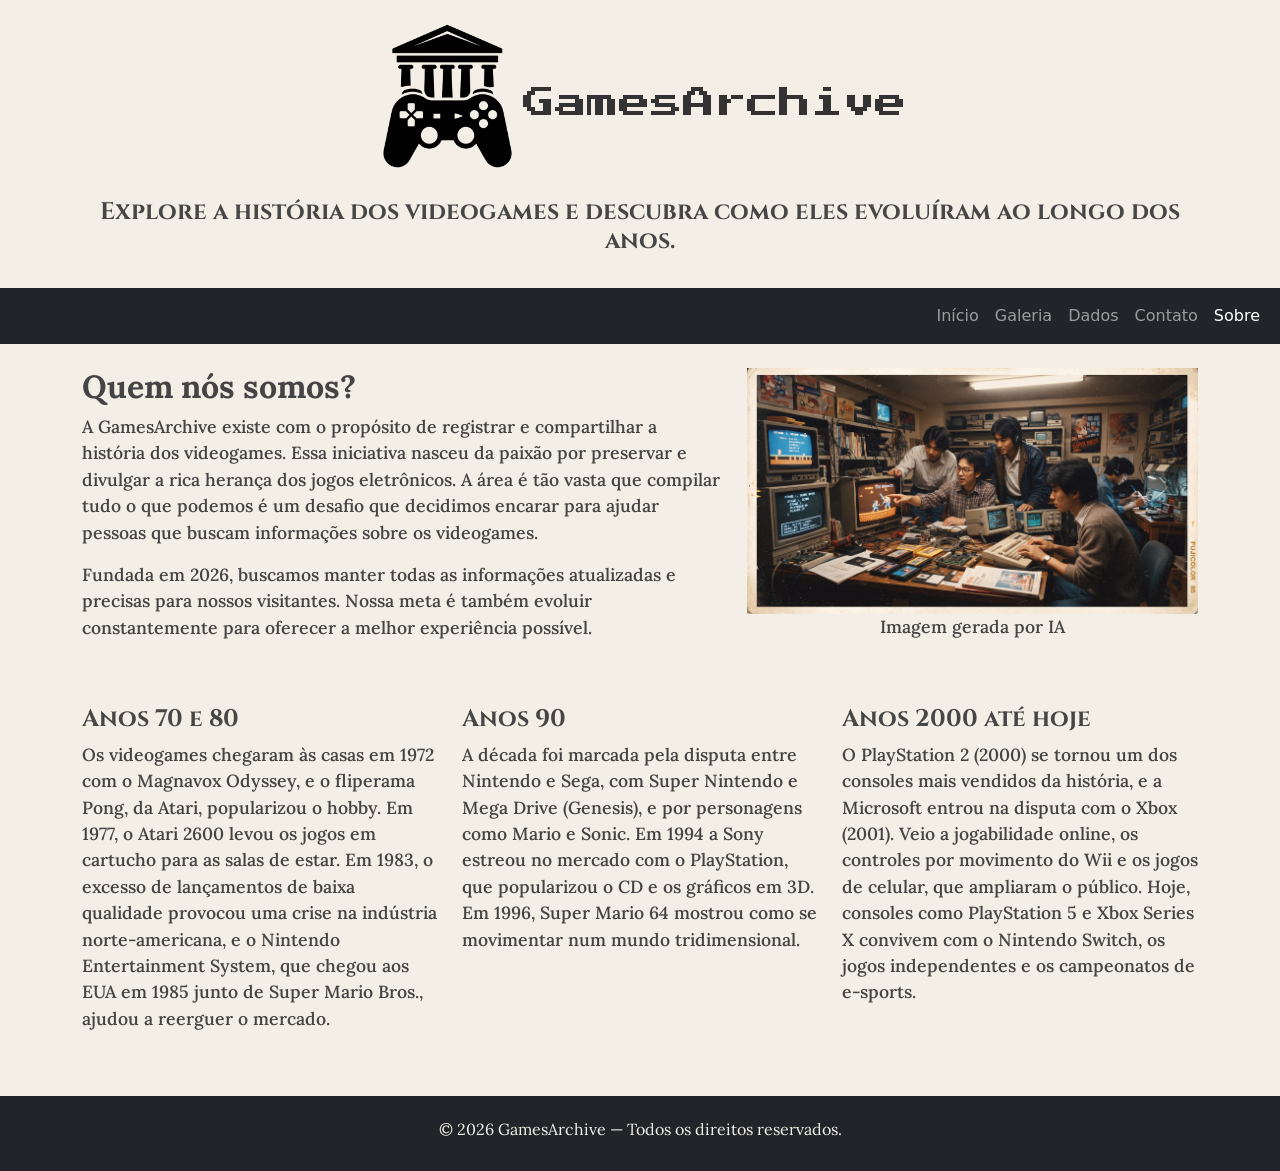
<file: AT4-Site-Multi-Páginas-Bootstrap/sobre.html>
<!DOCTYPE html>
<html lang="pt-BR">
    <head>
        <meta charset="UTF-8">
        <meta name="viewport" content="width=device-width, initial-scale=1.0">
        <title>GamesArchive - Sobre</title>

        <link href="https://cdn.jsdelivr.net/npm/bootstrap@5.3.3/dist/css/bootstrap.min.css" rel="stylesheet" integrity="sha384-QWTKZyjpPEjISv5WaRU9OFeRpok6YctnYmDr5pNlyT2bRjXh0JMhjY6hW+ALEwIH" crossorigin="anonymous">
    
        <link rel="preconnect" href="https://fonts.googleapis.com">
        <link rel="preconnect" href="https://fonts.gstatic.com" crossorigin>
        <link href="https://fonts.googleapis.com/css2?family=Cinzel:wght@400..900&family=Lora:ital,wght@0,400..700;1,400..700&family=Press+Start+2P&display=swap" rel="stylesheet">

        <link rel="stylesheet" href="css/style.css">
    </head>
    <body class="d-flex flex-column min-vh-100">
        <header class="container text-center my-4"> 
            <h1><img src="image/logogames.png" alt="Logo do GamesArchive" class="img-fluid mb-3">GamesArchive</h1>
            <h3>Explore a história dos videogames e descubra como eles evoluíram ao longo dos anos.</h3>
        </header>
        
        <main class="flex-grow-1">
            <nav class="navbar navbar-expand-lg navbar-dark bg-dark">
                <div class="container-fluid">
                    <button class="navbar-toggler" type="button" data-bs-toggle="collapse" data-bs-target="#navbarNav" aria-controls="navbarNav" aria-expanded="false" aria-label="Alternar navegação">
                        <span class="navbar-toggler-icon"></span>
                    </button>

                    <div class="collapse navbar-collapse" id="navbarNav">
                    <ul class="navbar-nav ms-auto">
                        <li class="nav-item"><a class="nav-link" href="index.html">Início</a></li>
                        <li class="nav-item"><a class="nav-link" href="galeria.html">Galeria</a></li>
                        <li class="nav-item"><a class="nav-link" href="dados.html">Dados</a></li>
                        <li class="nav-item"><a class="nav-link" href="contato.html">Contato</a></li>
                        <li class="nav-item"><a class="nav-link active" href="sobre.html">Sobre</a></li>
                    </ul>
                    </div>
                </div>
            </nav>
            <div class="container mt-4 mb-5">
                <div class="row align-items-center">
                    <div class="col-md-7">
                        <h2>Quem nós somos?</h2>
                        <p>A GamesArchive existe com o propósito de registrar e compartilhar a história dos videogames. Essa iniciativa nasceu da paixão por preservar e divulgar a rica herança dos jogos eletrônicos. A área é tão vasta que compilar tudo o que podemos é um desafio que decidimos encarar para ajudar pessoas que buscam informações sobre os videogames.</p>
                        <p>Fundada em 2026, buscamos manter todas as informações atualizadas e precisas para nossos visitantes. Nossa meta é também evoluir constantemente para oferecer a melhor experiência possível.</p>
                    </div>
                    <div class="col-md-5">
                        <img src="image/equipe-dev-vintage.jpg" alt="imagem de IA" class="img-fluid">
                        <p align="center">Imagem gerada por IA</p>
                    </div>
                </div>
                <div class="row mt-5">
                    <div class="col-md-4">
                        <h3>Anos 70 e 80</h3>
                        <p>Os videogames chegaram às casas em 1972 com o Magnavox Odyssey, e o fliperama Pong, da Atari, popularizou o hobby. Em 1977, o Atari 2600 levou os jogos em cartucho para as salas de estar. Em 1983, o excesso de lançamentos de baixa qualidade provocou uma crise na indústria norte-americana, e o Nintendo Entertainment System, que chegou aos EUA em 1985 junto de Super Mario Bros., ajudou a reerguer o mercado.</p>
                    </div>
                
                    <div class="col-md-4">
                        <h3>Anos 90</h3>
                        <p>A década foi marcada pela disputa entre Nintendo e Sega, com Super Nintendo e Mega Drive (Genesis), e por personagens como Mario e Sonic. Em 1994 a Sony estreou no mercado com o PlayStation, que popularizou o CD e os gráficos em 3D. Em 1996, Super Mario 64 mostrou como se movimentar num mundo tridimensional.</p>
                    </div>
                
                    <div class="col-md-4">
                        <h3>Anos 2000 até hoje</h3>
                        <p>O PlayStation 2 (2000) se tornou um dos consoles mais vendidos da história, e a Microsoft entrou na disputa com o Xbox (2001). Veio a jogabilidade online, os controles por movimento do Wii e os jogos de celular, que ampliaram o público. Hoje, consoles como PlayStation 5 e Xbox Series X convivem com o Nintendo Switch, os jogos independentes e os campeonatos de e-sports.</p>
                    </div>
                </div>
            </div>
        </main>
        
        <footer class="text-center py-4 bg-dark text-white">
            <h6>&copy; 2026 GamesArchive — Todos os direitos reservados.</h6>
        </footer>

        <script src="https://cdn.jsdelivr.net/npm/bootstrap@5.3.3/dist/js/bootstrap.bundle.min.js" integrity="sha384-YvpcrYf0tY3lHB60NNkmXc5s9fDVZLESaAA55NDzOxhy9GkcIdslK1eN7N6jIeHz" crossorigin="anonymous">
        </script>

    </body>
</html>
</file>
<file: AT2-Linkando-Páginas-em-HTML/css/style.css>
body{
   background-color: #121214;
}

header{
    background-color: #121214;
    width: 90%;
    max-width: 1200px;
    min-height: 100px;
    color: #a855f7;
    margin: 0 auto;
    text-align: center;
    font-size: 2.3rem
}

.subtitulo{
    font-size: 1.5rem;
    color: white
}

ul{
    text-align: center;
    list-style: none;
    display: flex;        
    justify-content: center; 
    gap: 20px;
    align-items: center;
    height: 100%;
    padding: 0;
    margin: 0;
    background-color: #1a1a1e;
}

li{
    padding: 25px;
}

nav{
    width: 90%;
    max-width: 1200px;
    height: 120px;
    margin: 0 auto;
    margin-bottom: 20px;
    background-color: #1a1a1e;
    text-align: center;
}

nav ul li a{
    color: #a855f7;
    text-decoration: none;
    text-align: center;
    font-size: 1.2rem;
    transition: color 0.3s ease;
}

nav ul li a:hover {
    color: #c895fc;
}

main{
    width: 90%;
    max-width: 1200px;
    min-height: 400px;
    margin: 0 auto;
    padding-bottom: 15px; 
    padding-top: 15px;
    background-color: #1a1a1e;
    color: #a855f7;
    text-align: center;
    font-size: 1.2rem;
}

.foto-banner{
    width: 100%;
    max-width: 800px;
    display: block;
    margin: 30px auto;
    border-radius: 8px;
    box-shadow: 0 15px 20px rgba(168, 85, 247, 0.2);
}

.foto-menor{
    max-width: 720px;
    min-width: 720px;
    display: block;
    margin: 30px auto;
    height: auto;   
    box-shadow: 0 15px 20px rgba(168, 85, 247, 0.2);
}

.beneficios{
    display: flex;
    justify-content: space-around;
    background-color: #1f1f24;
    padding: 20px;
    margin: 40px auto;
}
.beneficio-item{
    text-align: center;
    padding: 10px;
}

.beneficio-item h3{
    color: #a855f7;
    margin-bottom: 5px;
    font-size: 1.6rem;
}

.beneficio-item p{
    color: #a1a1aa;
    font-size: 1.2rem;
}
.nome{
    font-size: 1.2rem;
    color: #e0e0e4;
}
.finalizar{
    color: #e0e0e4;
}
.checkout-form{
    max-width: 500px;
    margin: 20px auto;
    padding: 20px;
    background-color: #1a1a1e;
    border: 1px solid #33333e;
    border-radius: 8px;
}
fieldset{
    border: 1px solid #2d2d35;
    border-radius: 6px;
    padding: 15px;
    margin-bottom: 20px;
}

legend{
    color: #a855f7;
    font-weight: bold;
    padding: 0 8px;
}

.checkout-form label{
    display: block;
    color: #ffffff;
    margin-top: 10px;
    font-size: 0.9rem;
}
.checkout-form input[type="text"],
.checkout-form input[type="email"]{
    width: 100%;
    padding: 10px;
    margin-top: 5px;
    background-color: #121214;
    border: 1px solid #33333e;
    border-radius: 4px;
    color: #ffffff;
    box-sizing: border-box;
}

.checkout-form input:focus{
    outline: none;
    border-color: #a855f7;
}

.pagamento-opcao{
    margin: 10px 0;
    color: #ffffff;
}

.btn-finalizar{
    width: 100%;
    background-color: #a855f7;
    color: #ffffff;
    border: none;
    padding: 12px;
    font-size: 1rem;
    font-weight: bold;
    border-radius: 6px;
    cursor: pointer;
    transition: background-color 0.2s;
}

.btn-finalizar:hover{
    background-color: #9333ea;
}

.card-texto {
    max-width: 700px;
    margin: 40px auto;
    padding: 30px;
    background-color: #1a1a1e;
    border: 1px solid #33333e;
    border-radius: 8px;
    line-height: 1.6;
}

.card-texto h2 {
    color: #a855f7;
    margin-bottom: 15px;
}

.card-texto p {
    color: #e4e4e7;
    margin-bottom: 15px;
}

.checkout-form textarea {
    width: 100%;
    padding: 10px;
    margin-top: 5px;
    background-color: #121214;
    border: 1px solid #33333e;
    border-radius: 4px;
    color: #ffffff;
    box-sizing: border-box;
    resize: vertical;
}

.checkout-form textarea:focus {
    outline: none;
    border-color: #a855f7;
}

::placeholder {
    color: #71717a;
    opacity: 1;
}

footer{
    background-color: #0d0d0f;
    text-align: center;
    padding: 20px;
    margin-top: 50px;
    border-top: 1px solid #222;
    color: #71717a;
    font-size: 0.90rem;
}
</file>
<file: AT4-Site-Multi-Páginas-Bootstrap/css/style.css>
/* Cards da Galeria */
.card-img-top {
    height: 300px;
    object-fit: contain;
}

.card {
    border-color: #d9cfbd;

}

.btn-primary {
    --bs-btn-bg: #a0732b;
    --bs-btn-border-color: #795720;
    --bs-btn-hover-bg: #85601f;
    --bs-btn-hover-border-color: #85601f; 
    --bs-btn-active-bg: #6d4f1a;
    --bs-btn-active-border-color: #6d4f1a;
    font-family: "Lora", serif;
    font-weight: 500;
    color: #f4efe6;
}

h5 {
    font-family: "Lora", serif;
    font-weight: 700;
    font-style: normal;
    color: #444444;
}

/* Carrossel Página Inicial */
.carousel-item img {
    height: 600px;
    object-fit: contain;
}

/* Esqueleto da página */
body {
    background-color: #f4efe6;
    color: #464646;
}

/* Fonte P Geral */
p {
    font-family: "Lora", serif;
    font-weight: 550;
    font-style: normal;
    font-size: 1.1rem;
    color: #444444;
}

/* Subtítulo da site */
h3 {
    font-family: "Cinzel", serif;
    font-weight: 700;
    font-style: normal;
    font-size: 1.5rem;
}

h1 { /* Fonte logo */
    font-family: "Press Start 2P", monospace;
    font-weight: 400;
    font-style: normal;
    font-size: 2rem;
    color: #333333;
}

h1 .img-fluid {
    max-width: 150px;
}

@media (max-width: 768px) {
    h1 {
    font-size: 1rem;
    }
    .carousel-item img {
        height: 340px;
    }
    header h3 {
        font-size: 1.2rem;
    }
    h1 .img-fluid {
        max-width: 100px;
    }
}

/* Curiosidades */
h2 { 
    font-family: "Lora", serif;
    font-weight: 700;
    font-style: normal;
    color: #444444;
}

/* Configurações do accordion */
h4 { 
    font-family: "Lora", serif;
    font-style: normal;
    color: #444444;
    font-size: 1.2rem;
}

.accordion-button{
    font-size: 1.2rem;
    font-weight: 500;
    color: #444444;
    background-color: #f0e6d5;
}

.accordion-body {
    font-family: "Lora", serif;
    color: #444444;
    background-color: #f1e2c7;
}

.accordion-button:not(.collapsed) {
    background-color: #f1e2c7 !important;
    color: #835b18 !important;
}

.accordion-button:focus {
    box-shadow: 0 0 0 0.25rem #d6af6f !important; 
}

/* Fonte footer */
h6 {
    font-family: "Lora", serif;
    font-weight: 400;
    font-style: normal;
    font-size: 1rem;
    color: #f4efe6;
}

/* Fonte tabela */
.table {
    font-family: "Lora", serif;
    font-weight: 400;
    font-style: normal;
}
</file>
